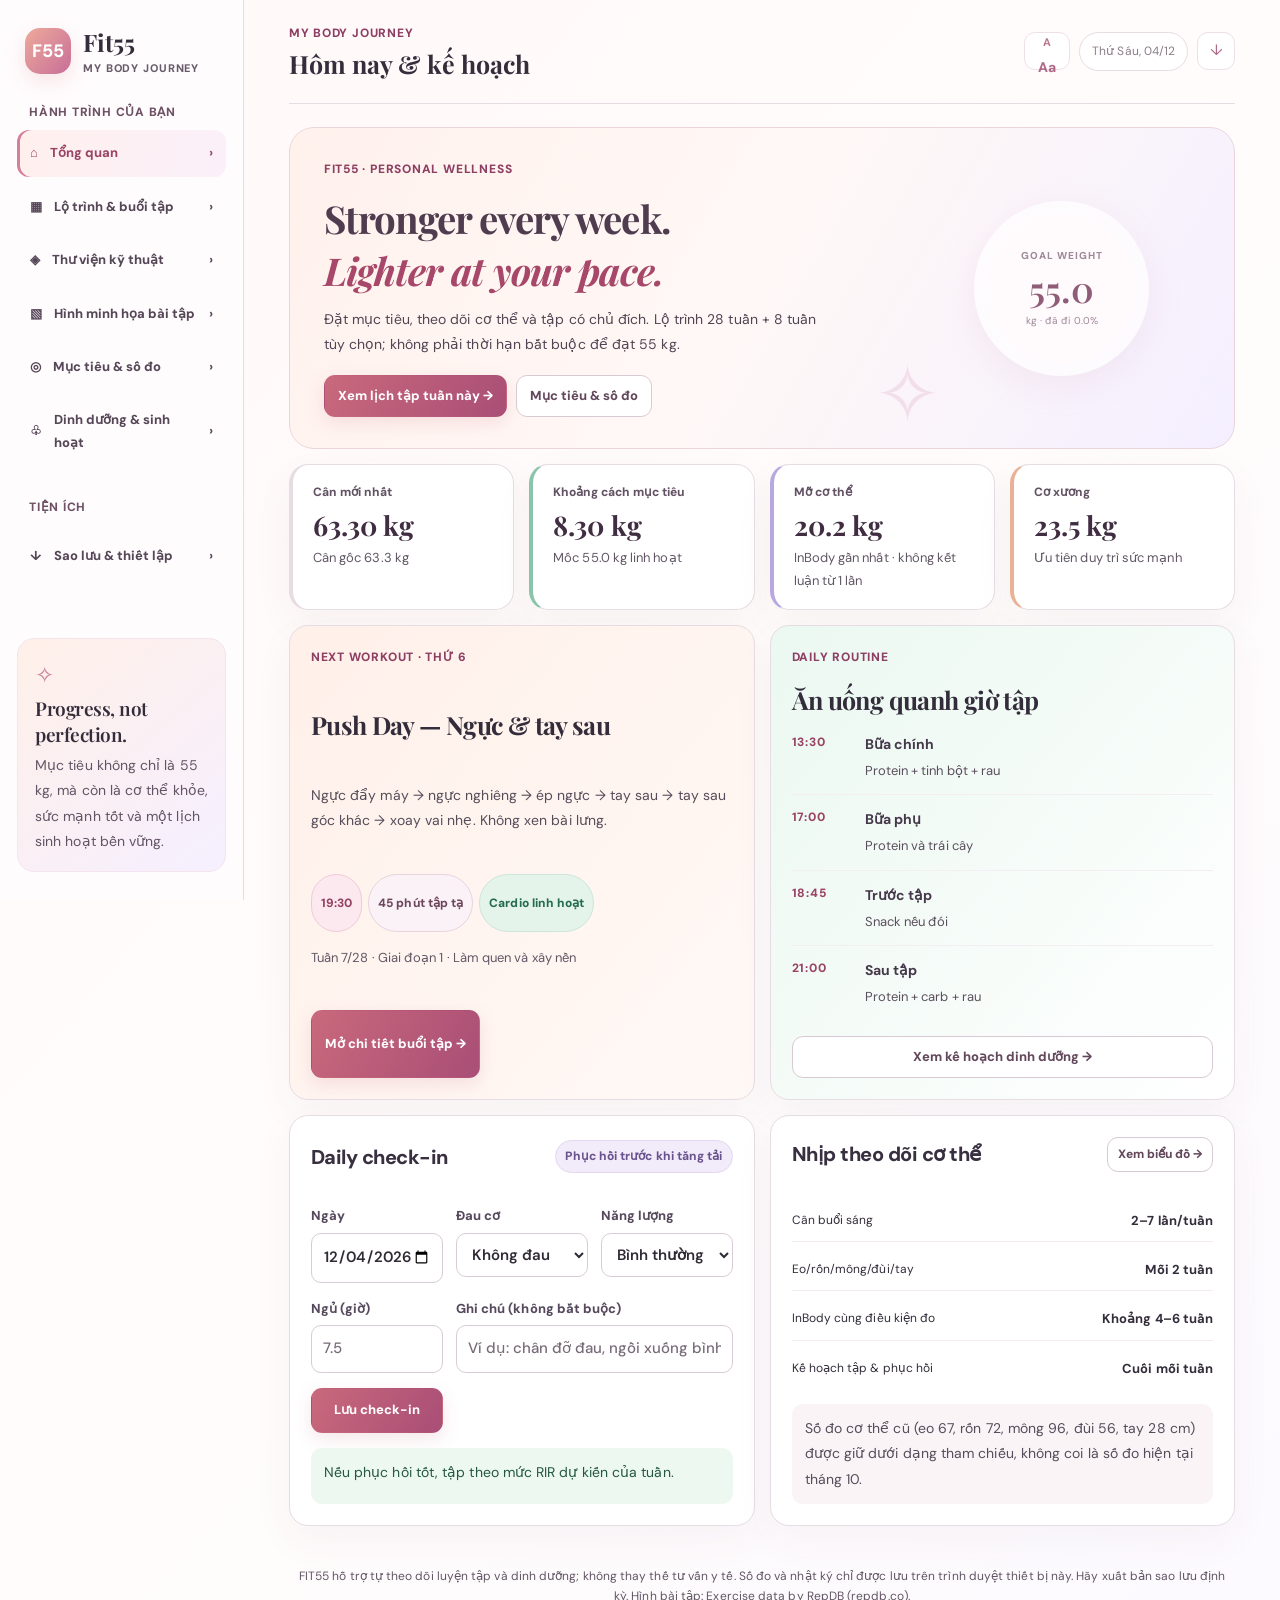
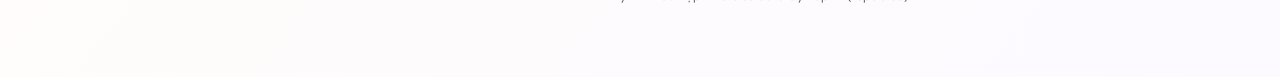
<file: index.html>
<!doctype html>
<html lang="vi">
<head>
<meta charset="utf-8">
<meta name="viewport" content="width=device-width,initial-scale=1,viewport-fit=cover">
<meta name="theme-color" content="#fffbfa">
<meta name="description" content="FIT55 — Lộ trình gym 28+8 tuần và thư viện minh họa 101 bài tập: mông, chân, tay, eo, lưng, ngực và vai.">
<title>FIT55 · My Body Journey</title>
<script>try{const fs=localStorage.getItem('fit55-text-size');if(['standard','comfortable','extra'].includes(fs))document.documentElement.dataset.fitText=fs;else document.documentElement.dataset.fitText='comfortable'}catch(e){document.documentElement.dataset.fitText='comfortable'}</script>
<link rel="stylesheet" href="./v4.css?v=5.1.1">
<link rel="stylesheet" href="./v5-atlas.css?v=5.2.1">
<script src="./v4-data.js?v=5.0" defer></script>
<script src="./v4-gym-gallery.js?v=5.1" defer></script>
<script src="./v5-atlas-data.js?v=5.2.1" defer></script>
<script src="./v4-app.js?v=5.2" defer></script>
<script src="./v5-atlas-ui.js?v=5.2.1" defer></script>
<script src="./v4-readability.js?v=4.2" defer></script>
</head>
<body>
<div class="app">
<aside class="sidebar">
<a class="brand" href="./" aria-label="FIT55">
<span class="brandmark">F55</span>
<span class="brandname">Fit55<small>MY BODY JOURNEY</small></span>
</a>
<div><div class="sidecaption">HÀNH TRÌNH CỦA BẠN</div><nav id="side-nav" class="sidenav" aria-label="Điều hướng chính"></nav></div>
<div class="sidequote"><div style="font-size:23px;color:#c7809d">✧</div><h3>Progress, not perfection.</h3><p>Mục tiêu không chỉ là 55 kg, mà còn là cơ thể khỏe, sức mạnh tốt và một lịch sinh hoạt bền vững.</p></div>
</aside>
<div class="workspace">
<header class="topbar">
<div><div class="crumb">FIT55 · PERSONAL JOURNEY</div><div class="pagetitle">Hôm nay & kế hoạch</div></div>
<div class="topactions"><div class="datechip"></div><button class="roundbtn" type="button" data-open-data title="Dữ liệu và sao lưu" aria-label="Mở dữ liệu và sao lưu">↓</button></div>
</header>
<main id="view" class="page" aria-live="polite"></main>
<footer class="footnote">FIT55 hỗ trợ tự theo dõi luyện tập và dinh dưỡng; không thay thế tư vấn y tế. Số đo và nhật ký chỉ được lưu trên trình duyệt thiết bị này. Hãy xuất bản sao lưu định kỳ. Hình bài tập: <a href="https://repdb.co/" target="_blank" rel="noopener noreferrer">Exercise data by RepDB (repdb.co)</a>.</footer>
</div></div>
<nav id="mobilebar" class="mobilebar" aria-label="Điều hướng trên điện thoại"></nav>
<div id="resttimer" class="resttimer" hidden aria-live="polite"></div><div id="modalroot"></div><div id="toast" class="toast" role="status" aria-live="polite"></div>
</body>
</html>
</file>
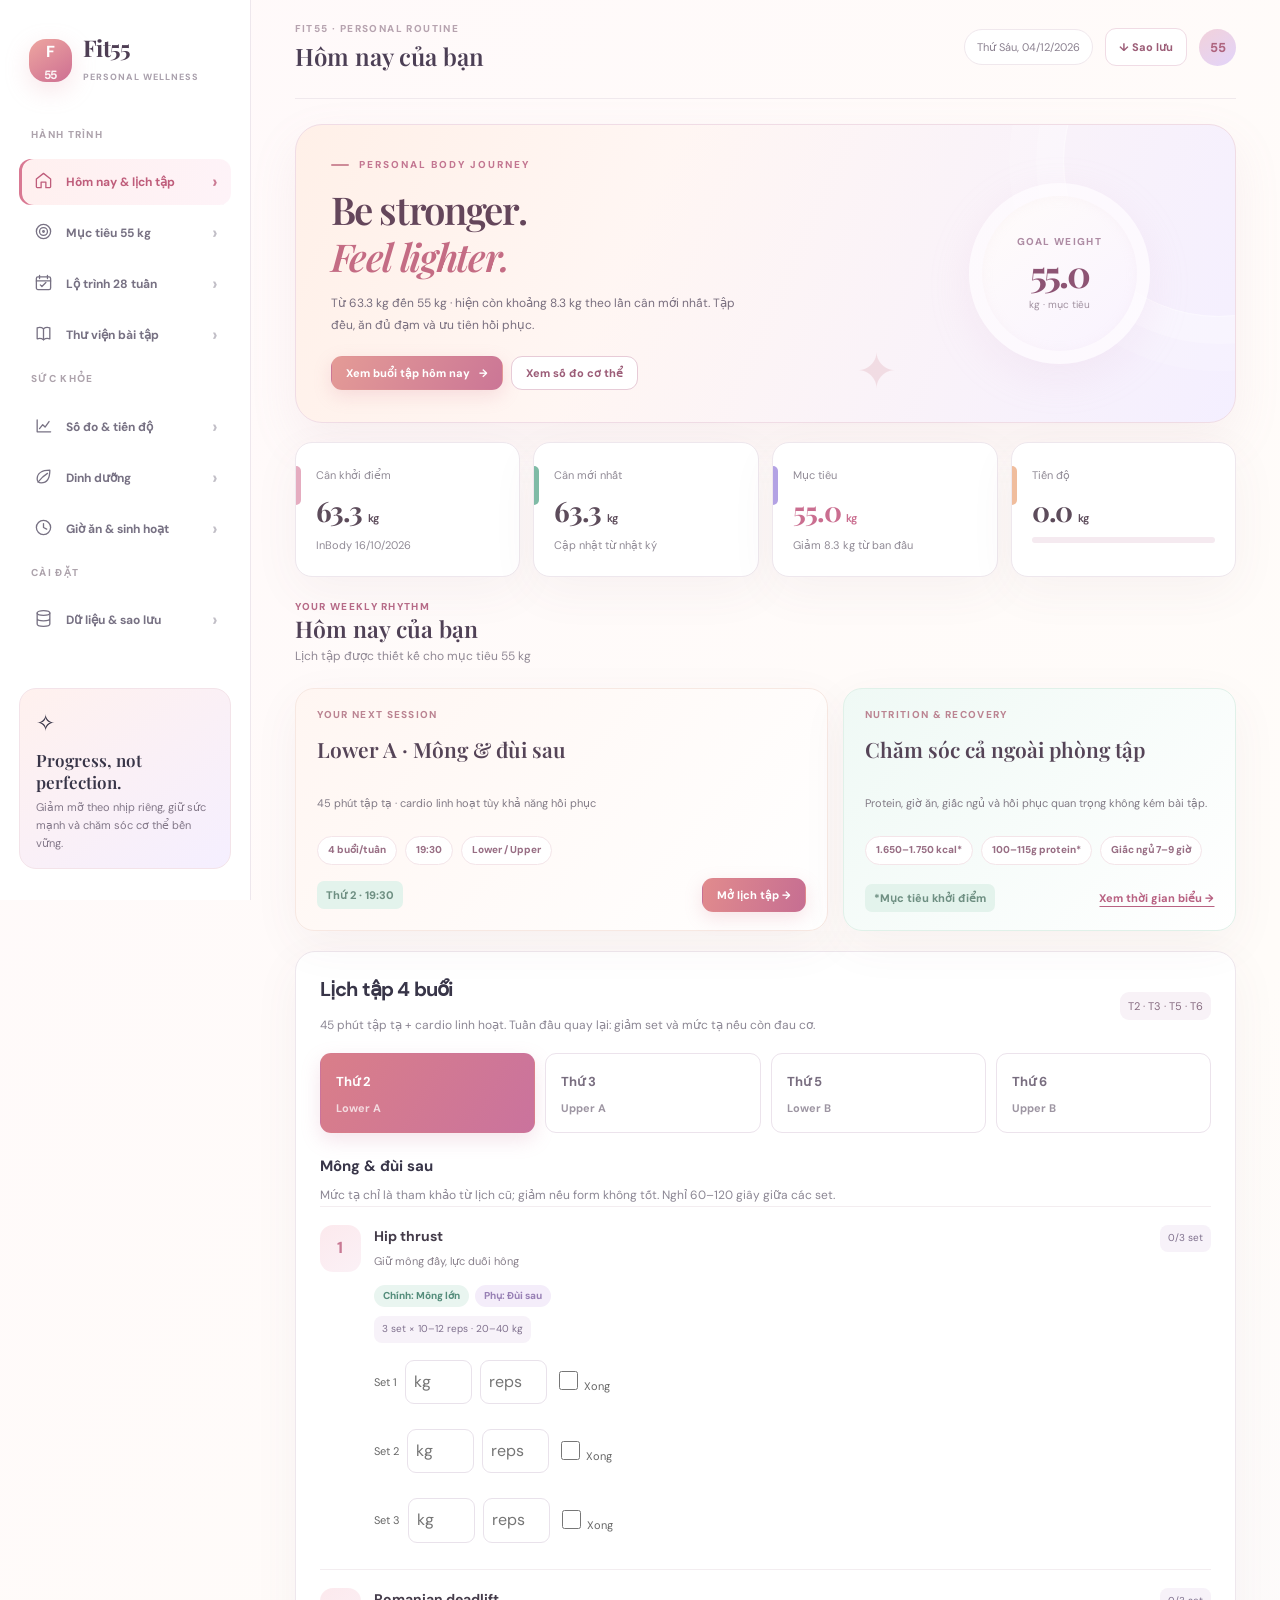
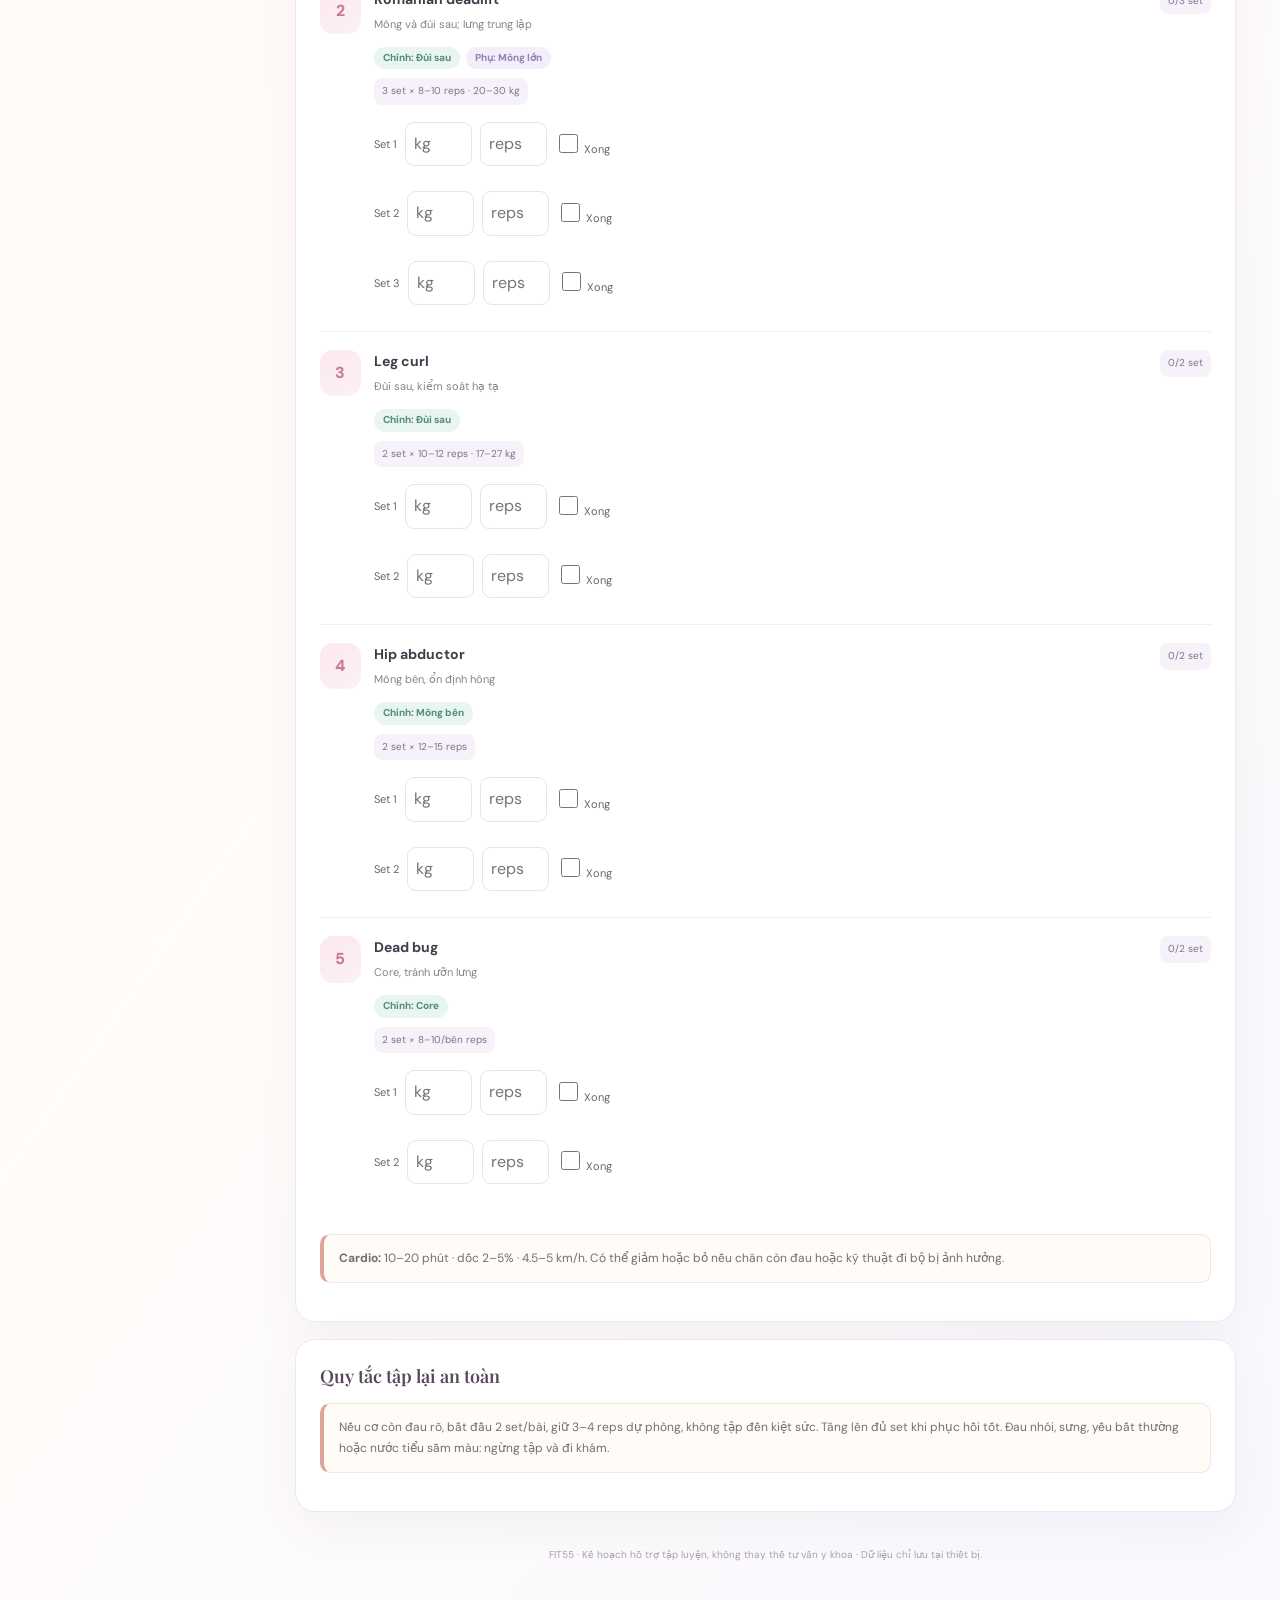
<file: legacy-v2.html>
<!doctype html><html lang="vi"><head><meta charset="utf-8"><meta name="viewport" content="width=device-width,initial-scale=1"><title>FIT55 · Workout & Fat Loss</title><style>
:root{font-family:Inter,system-ui,-apple-system,Arial,sans-serif;color:#252525;background:#f7f7f5}*{box-sizing:border-box}body{margin:0}.shell{max-width:1120px;margin:auto;padding:20px}header{display:flex;justify-content:space-between;align-items:center;gap:12px;margin-bottom:20px}h1{font-size:25px;margin:0;letter-spacing:-1px}h2{font-size:19px;margin:0 0 13px}h3{font-size:15px;margin:0 0 7px}.muted{color:#777;font-size:13px}.red{color:#bd303b}.logo{border-left:5px solid #bc3039;padding-left:12px}.card{background:white;border:1px solid #e8e8e5;border-radius:15px;padding:18px;margin-bottom:15px;box-shadow:0 2px 9px #00000004}.grid{display:grid;grid-template-columns:repeat(4,minmax(0,1fr));gap:12px}.metric{background:#fff;border:1px solid #e8e8e5;border-radius:13px;padding:16px}.metric strong{font-size:25px;display:block;margin:6px 0}.tabs{display:flex;gap:7px;overflow:auto;padding:4px 0 13px}.tab,.daybtn,.btn{border:1px solid #ddd;border-radius:9px;background:white;padding:10px 13px;cursor:pointer;font:inherit;white-space:nowrap}.tab.active,.daybtn.active,.btn.primary{background:#b92e38;border-color:#b92e38;color:white}.btn{font-size:13px}.btn:active{transform:scale(.98)}.days{display:grid;grid-template-columns:repeat(4,1fr);gap:8px;margin-bottom:14px}.daybtn{text-align:left}.daybtn small{display:block;font-size:11px;margin-top:5px;opacity:.75}.exercise{display:grid;grid-template-columns:38px 1fr auto;align-items:start;gap:10px;border-top:1px solid #eee;padding:15px 0}.num{border-radius:8px;background:#f4eeee;color:#a32b36;text-align:center;padding:8px;font-weight:700}.exname{font-weight:700}.exdesc{font-size:12px;color:#777;margin:4px 0 8px}.setrow{display:flex;align-items:center;flex-wrap:wrap;gap:6px;margin-top:9px}.setrow input{width:67px}.setrow label{font-size:11px;color:#666}.setrow input,.field{border:1px solid #ddd;border-radius:7px;padding:8px;font:inherit;background:white;max-width:100%}.setrow input[type=checkbox]{width:19px;height:19px;accent-color:#b92e38}.exdone{opacity:.65}.exdone .exname{text-decoration:line-through}.pill{display:inline-block;background:#f2f2f1;padding:5px 8px;border-radius:7px;font-size:12px}.flex{display:flex;gap:10px;align-items:center;flex-wrap:wrap}.between{justify-content:space-between}.progress{height:12px;background:#eee;border-radius:20px;overflow:hidden}.progress div{height:100%;background:#b92e38}.two{display:grid;grid-template-columns:1fr 1fr;gap:15px}.formgrid{display:grid;grid-template-columns:repeat(3,1fr);gap:10px}.formgrid label{display:block;font-size:12px;color:#666}.formgrid input{display:block;width:100%;margin-top:5px}.note{border-left:3px solid #ba303b;padding:9px 12px;background:#fbf6f6;font-size:13px;line-height:1.55}.entry{display:flex;align-items:center;justify-content:space-between;gap:10px;padding:11px 0;border-bottom:1px solid #eee}.entry:last-child{border:0}svg{max-width:100%}canvas{width:100%;height:240px}.small{font-size:12px}.hidden{display:none!important}button:focus-visible,input:focus-visible{outline:2px solid #bc3039;outline-offset:2px}@media(max-width:700px){.shell{padding:12px}.grid{grid-template-columns:repeat(2,1fr)}.two{grid-template-columns:1fr}.formgrid{grid-template-columns:repeat(2,1fr)}.days{grid-template-columns:repeat(2,1fr)}.exercise{grid-template-columns:32px 1fr}.exercise .pill{grid-column:2;justify-self:start}h1{font-size:21px}.metric strong{font-size:22px}}

.week-grid{display:grid;grid-template-columns:repeat(7,minmax(0,1fr));gap:7px;margin:16px 0}.week-grid button{padding:8px 3px;border:1px solid #ddd;border-radius:8px;background:white;cursor:pointer}.week-grid button.active{background:#b92e38;color:white;border-color:#b92e38}.focus-card{margin-top:14px;padding:15px;border-radius:12px;border:1px solid #e6e1db;background:#fffdfb}.focus-card b{color:#b92e38}.tip-list{display:grid;gap:8px;padding:0;list-style:none}.tip-list li{padding:10px 12px;background:#f8f7f4;border-radius:9px;font-size:13px}.exercise-card{padding:16px 0;border-bottom:1px solid #ececec}.exercise-card:last-child{border:0}.row-tags{display:flex;flex-wrap:wrap;gap:6px;margin:8px 0}.row-tags span{font-size:11px;background:#f9ecea;color:#a0373b;padding:4px 7px;border-radius:20px}.accordion-trigger{border:0;background:none;color:#bd303b;font-weight:700;cursor:pointer;padding:5px 0}.routine-item{display:grid;grid-template-columns:75px 1fr;gap:12px;border-bottom:1px solid #eee;padding:12px 0}.routine-item b{color:#b92e38}.routine-item div strong{display:block}.routine-item p{font-size:12px;color:#777;margin:3px 0}.mini-stats{display:grid;grid-template-columns:repeat(3,1fr);gap:8px;margin:12px 0}.mini-stats div{padding:11px;border-radius:9px;background:#f8f6f4;font-size:12px}.mini-stats strong{display:block;color:#b92e38;font-size:18px}@media(max-width:600px){.week-grid{grid-template-columns:repeat(7,minmax(0,1fr))}.week-grid button{font-size:11px}.routine-item{grid-template-columns:65px 1fr}.mini-stats{grid-template-columns:repeat(3,1fr)}}
</style><link rel="stylesheet" href="./fit55-premium.css?v=3"></head><body><div class="shell"><header><div class="logo"><h1>FIT<span class="red">55</span> <span style="font-size:13px;font-weight:500">WORKOUT & FAT LOSS</span></h1><div class="muted">Lộ trình cá nhân · 4 buổi/tuần · 19:30</div></div><button class="btn" id="export">Xuất dữ liệu</button></header><div class="grid"><div class="metric"><span class="muted">Cân khởi điểm</span><strong>63.3 <small>kg</small></strong><span class="muted">InBody 16/10/2026</span></div><div class="metric"><span class="muted">Cân mới nhất</span><strong id="latest">63.3 <small>kg</small></strong><span class="muted">Cập nhật từ nhật ký</span></div><div class="metric"><span class="muted">Mục tiêu</span><strong class="red">55.0 <small>kg</small></strong><span class="muted">Giảm 8.3 kg từ ban đầu</span></div><div class="metric"><span class="muted">Tiến độ</span><strong id="lost">0.0 <small>kg</small></strong><div class="progress"><div id="bar" style="width:0%"></div></div></div></div><nav class="tabs" aria-label="Các mục"><button class="tab active" data-tab="workout">Lịch tập</button><button class="tab" data-tab="progress">Cân nặng & số đo</button><button class="tab" data-tab="food">Dinh dưỡng</button><button class="tab" data-tab="roadmap">Lộ trình 55 kg</button><button class="tab" data-tab="library">Thư viện bài tập</button><button class="tab" data-tab="routine">Thời gian biểu</button><button class="tab" data-tab="weekly">Kế hoạch 28 tuần</button><button class="tab" data-tab="data">Dữ liệu</button></nav><main>
<section id="workout" class="pane"><div class="card"><div class="flex between"><div><h2>Lịch tập 4 buổi</h2><div class="muted">45 phút tập tạ + cardio linh hoạt. Tuần đầu quay lại: giảm set và mức tạ nếu còn đau cơ.</div></div><span class="pill">T2 · T3 · T5 · T6</span></div><div class="days" id="days"></div><div id="workoutdetail"></div></div><div class="card"><h3>Quy tắc tập lại an toàn</h3><div class="note">Nếu cơ còn đau rõ, bắt đầu 2 set/bài, giữ 3–4 reps dự phòng, không tập đến kiệt sức. Tăng lên đủ set khi phục hồi tốt. Đau nhói, sưng, yếu bất thường hoặc nước tiểu sẫm màu: ngừng tập và đi khám.</div></div></section>
<section id="progress" class="pane hidden"><div class="card"><h2>Biểu đồ cân nặng</h2><canvas id="weightchart" width="900" height="300" aria-label="Biểu đồ cân nặng"></canvas><p class="muted">Cân vào buổi sáng sau vệ sinh, trong điều kiện tương tự. Xem trung bình nhiều ngày, không kết luận từ một lần cân.</p></div><div class="card"><h2>Ghi nhận chỉ số</h2><form id="measureform" class="formgrid"><label>Ngày<input class="field" type="date" name="date" required></label><label>Cân nặng (kg)<input class="field" type="number" step="0.1" min="30" max="200" name="weight" required></label><label>Eo (cm)<input class="field" type="number" step="0.1" min="30" max="200" name="waist"></label><label>Ngang rốn (cm)<input class="field" type="number" step="0.1" min="30" max="200" name="navel"></label><label>Mông (cm)<input class="field" type="number" step="0.1" min="30" max="200" name="hip"></label><label>Đùi (cm)<input class="field" type="number" step="0.1" min="20" max="120" name="thigh"></label><label>Bắp tay (cm)<input class="field" type="number" step="0.1" min="10" max="80" name="arm"></label><label>Mỡ InBody (kg)<input class="field" type="number" step="0.1" min="0" max="100" name="fat"></label><label>Cơ xương (kg)<input class="field" type="number" step="0.1" min="0" max="100" name="muscle"></label><div style="align-self:end"><button class="btn primary" type="submit">Lưu chỉ số</button></div></form></div><div class="card"><h3>Lịch sử đo</h3><div id="measurelist"></div></div></section>
<section id="food" class="pane hidden"><div class="card"><h2>Dinh dưỡng hỗ trợ giảm mỡ</h2><div class="grid"><div class="metric"><span class="muted">Năng lượng thử nghiệm</span><strong>1,650–1,750</strong><span class="muted">kcal/ngày</span></div><div class="metric"><span class="muted">Protein</span><strong>100–115</strong><span class="muted">g/ngày</span></div><div class="metric"><span class="muted">Chất béo</span><strong>45–60</strong><span class="muted">g/ngày</span></div><div class="metric"><span class="muted">Carb</span><strong>170–210</strong><span class="muted">g/ngày, điều chỉnh tổng kcal</span></div></div><p class="note">Các khoảng macro là gợi ý riêng lẻ, không phải cứ lấy mức tối đa của cả ba cùng lúc. Ưu tiên tổng năng lượng và protein. IF 16:8 tùy chọn, không bắt buộc.</p><h3>Gợi ý giờ ăn khi tập 19:30</h3><div class="entry"><b>13:00 · Bữa chính</b><span class="small">Cơm + cá/tôm/bò + rau + dầu/mỡ vừa đủ</span></div><div class="entry"><b>16:30 · Bữa phụ</b><span class="small">Greek yogurt + trái cây</span></div><div class="entry"><b>18:30 · Trước tập (nếu đói)</b><span class="small">Chuối hoặc ít tinh bột dễ tiêu</span></div><div class="entry"><b>20:45 · Sau tập</b><span class="small">Protein + carb + rau</span></div><p class="muted">Nếu chọn IF, có thể dùng khung 13:00–21:00. Nếu lịch sinh hoạt khó đáp ứng, ưu tiên ăn đủ và ngủ tốt hơn là giữ đúng giờ nhịn.</p></div><div class="card"><h2>Nhật ký ăn uống nhanh</h2><form id="foodform" class="formgrid"><label>Ngày<input class="field" type="date" name="date" required></label><label>Kcal<input class="field" type="number" name="kcal" min="0" max="6000" required></label><label>Protein (g)<input class="field" type="number" name="protein" min="0" max="300"></label><label>Ghi chú<input class="field" type="text" name="note" placeholder="Ví dụ: bánh, cơm, cá..."></label><div style="align-self:end"><button class="btn primary">Lưu bữa/ngày</button></div></form><div id="foodlist"></div></div></section>
<section id="roadmap" class="pane hidden"><div class="card"><h2>Lộ trình 63.3 → 55 kg</h2><p>Giảm khoảng <b>0.3–0.5 kg/tuần</b> là nhịp mục tiêu ban đầu, không phải mức bắt buộc mỗi tuần. Thời gian dự kiến khoảng <b>5–7 tháng hoặc lâu hơn</b>, tùy giấc ngủ, phục hồi, chu kỳ và thay đổi năng lượng tiêu hao.</p><div id="milestones"></div><h3>Quy tắc điều chỉnh</h3><div class="note">Theo dõi trung bình cân 7 ngày. Nếu 2–3 tuần không có xu hướng giảm và ghi nhận ăn uống tương đối đầy đủ, cân nhắc giảm 100–150 kcal/ngày hoặc tăng vận động nhẹ. Nếu mệt, đói liên tục, mất kinh, chóng mặt hoặc sức tập giảm mạnh, cần tăng năng lượng/giảm tải và trao đổi với chuyên gia y tế.</div></div></section>
<section id="data" class="pane hidden"><div class="card"><h2>Quản lý dữ liệu</h2><p>Thông tin lưu <b>trên trình duyệt thiết bị này</b> bằng localStorage; không có tài khoản, máy chủ hay đồng bộ đám mây. Xóa dữ liệu trình duyệt có thể làm mất nhật ký.</p><div class="flex"><button class="btn primary" id="export2">Xuất JSON</button><label class="btn" for="importfile">Nhập JSON</label><input id="importfile" class="hidden" type="file" accept="application/json"><button class="btn" id="reset">Xóa nhật ký (giữ InBody gốc)</button></div><p class="muted">Có thể xuất JSON định kỳ để sao lưu hoặc chuyển thiết bị.</p></div></section>

<section id="library" class="pane hidden"><div class="card"><h2>Thư viện bài tập & nhóm cơ</h2><p class="muted">Tìm tên bài hoặc nhóm cơ. Chọn bài để xem cơ chính/phụ, kỹ thuật, lỗi thường gặp, điều kiện tăng tạ và bài thay thế.</p><div class="formgrid"><label>Tìm bài tập<input class="field" id="exercise-search" placeholder="Ví dụ: hip thrust, mông, xô..."></label><label>Nhóm cơ<select class="field" id="muscle-filter"><option value="">Tất cả nhóm cơ</option><option>Mông</option><option>Đùi sau</option><option>Đùi trước</option><option>Lưng</option><option>Vai sau</option><option>Ngực</option><option>Core</option><option>Tay sau</option></select></label></div><div id="library-results"></div></div><div class="card"><h3>Bài tập & thay đổi hình thể</h3><p class="note">Tập một nhóm cơ không đốt mỡ riêng vùng đó. Tập tạ giúp giữ sức mạnh/khối cơ trong giai đoạn giảm năng lượng, còn thay đổi số đo phụ thuộc giảm mỡ tổng thể, phục hồi và cơ địa. Theo dõi cả hiệu suất, không chỉ vòng đo.</p></div></section>
<section id="routine" class="pane hidden"><div class="card"><h2>Thời gian biểu theo lịch gym 19:30</h2><p class="muted">Có thể dùng hoặc không dùng IF 16:8. Mốc giờ là gợi ý, điều chỉnh theo cảm giác đói, giờ ngủ và công việc.</p><div class="days"><button class="daybtn active" id="routine-training">Ngày tập tạ</button><button class="daybtn" id="routine-rest">Ngày nghỉ</button></div><div id="routine-schedule"></div></div><div class="card"><h2>Thiết lập dinh dưỡng & giờ giấc</h2><form id="routine-settings" class="formgrid"><label>Kcal/ngày (mức thử)<input class="field" type="number" name="kcal" min="1200" max="3500"></label><label>Protein (g/ngày)<input class="field" type="number" name="protein" min="40" max="220"></label><label>Giờ tập (ngày gym)<input class="field" type="time" name="gym"></label><label>Giờ ngủ mục tiêu<input class="field" type="time" name="sleep"></label><label>Bắt đầu khung ăn (tùy chọn)<input class="field" type="time" name="firstmeal"></label><label>Kết thúc khung ăn<input class="field" type="time" name="lastmeal"></label><div style="align-self:end"><button class="btn primary">Lưu thiết lập</button></div></form><p class="note">Kcal khởi điểm là ước lượng cần hiệu chỉnh theo cân trung bình 2–3 tuần, sức tập, đói và khả năng hồi phục. Không tự giảm thêm nếu đang kiệt sức hoặc rối loạn chu kỳ.</p></div></section>
<section id="weekly" class="pane hidden"><div class="card"><h2>Kế hoạch chi tiết 28 tuần</h2><p class="muted">Lộ trình thích nghi theo điều kiện phục hồi, không ép tăng tạ hay giảm kcal đúng ngày. Chọn tuần để xem nhiệm vụ cụ thể.</p><div class="week-grid" id="week-selector"></div><div id="week-detail"></div></div><div class="card"><h2>Đánh giá buổi tập & phục hồi</h2><form id="recovery-form" class="formgrid"><label>Ngày<input class="field" type="date" name="date" required></label><label>Mức đau cơ<select class="field" name="pain"><option value="0">0 — Không đau</option><option value="1">1 — Đau khi ấn vào</option><option value="2">2 — Đau khi vận động</option><option value="3">3 — Ảnh hưởng sinh hoạt</option></select></label><label>Năng lượng<select class="field" name="energy"><option value="good">Tốt</option><option value="normal">Bình thường</option><option value="low">Thấp</option></select></label><label>Ngủ (giờ)<input class="field" type="number" name="sleep" step="0.5" min="0" max="16"></label><label>Ghi chú<textarea class="field" name="note" rows="2" placeholder="Đau vùng nào, chu kỳ kinh, cảm nhận... "></textarea></label><div style="align-self:end"><button class="btn primary">Lưu check-in</button></div></form><div id="recovery-results"></div></div></section>
</main><footer class="muted" style="padding:15px 0 30px">FIT55 · Kế hoạch hỗ trợ tập luyện, không thay thế tư vấn y khoa · Dữ liệu chỉ lưu tại thiết bị.</footer></div><script>
const KEY='fit55-v1',baseline={date:'2026-10-16',weight:63.3,fat:20.2,muscle:23.5};let state=load(),day=0;function load(){try{let s=JSON.parse(localStorage.getItem(KEY));if(s&&Array.isArray(s.measurements)&&Array.isArray(s.food)&&typeof s.workouts==='object'&&s.workouts)return s}catch(e){}return {measurements:[baseline],food:[],workouts:{}}}function save(){localStorage.setItem(KEY,JSON.stringify(state));renderMetrics()}function today(){return new Date().toLocaleDateString('en-CA')}document.querySelectorAll('input[type=date]').forEach(i=>i.value=today());const plans=[{day:'Thứ 2',label:'Lower A',title:'Mông & đùi sau',cardio:'10–20 phút · dốc 2–5% · 4.5–5 km/h',ex:[['Hip thrust',3,'10–12','20–40','Giữ mông đầy, lực duỗi hông'],['Romanian deadlift',3,'8–10','20–30','Mông và đùi sau; lưng trung lập'],['Leg curl',2,'10–12','17–27','Đùi sau, kiểm soát hạ tạ'],['Hip abductor',2,'12–15','','Mông bên, ổn định hông'],['Dead bug',2,'8–10/bên','','Core, tránh ưỡn lưng']]},{day:'Thứ 3',label:'Upper A',title:'Lưng & vai sau',cardio:'20–30 phút · dốc 6–8% · 5 km/h',ex:[['Assisted pull-up',3,'8–10','Assist 35–40','Kéo dọc, tránh nhún vai'],['Lat pulldown',2,'10–12','35–44','Nắm rộng vừa phải, ngực mở nhẹ'],['Single-arm DB row',2,'10–12/tay','6–8','Kéo khuỷu về hông, không xoay người'],['Reverse pec deck',2,'12–15','','Vai sau, không nhún trap'],['Incline chest press',2,'10–12','','Cân bằng lực đẩy thân trên']]},{day:'Thứ 5',label:'Lower B',title:'Chân & mông',cardio:'10–15 phút · dốc 0–4% · nhẹ',ex:[['Single-leg press',3,'10–12/chân','','Chân và mông, không khóa gối'],['Bulgarian split squat',2,'8–10/chân','0–5/tay','Đùi/mông; giảm tải nếu đau cơ'],['Leg curl',2,'10–12','17–27','Đùi sau'],['Glute bridge',2,'12–15','','Mông, siết ở đỉnh'],['Plank',2,'30–45 giây','','Core, thở đều']]},{day:'Thứ 6',label:'Upper B',title:'Lưng & ngực',cardio:'20–30 phút · dốc 6–8% · 5 km/h',ex:[['Chest-supported row',3,'10–12','','Lưng giữa, có điểm tựa ngực'],['Neutral-grip lat pulldown',2,'10–12','','Xô, nắm trung tính'],['Chest press machine',3,'10–12','','Ngực và tay sau'],['Straight-arm pulldown',2,'12–15','','Xô; khuỷu hơi cong, cố định'],['Triceps pushdown',2,'12–15','','Tay sau, không vung người']]}];
function renderMetrics(){let a=[...state.measurements].sort((a,b)=>a.date.localeCompare(b.date)),v=a.at(-1)?.weight||63.3,lost=Math.max(0,63.3-v);document.getElementById('latest').innerHTML=v.toFixed(1)+' <small>kg</small>';document.getElementById('lost').innerHTML=lost.toFixed(1)+' <small>kg</small>';document.getElementById('bar').style.width=Math.min(100,lost/8.3*100)+'%'}function wkkey(){let d=new Date(),offset=(d.getDay()+6)%7;d.setDate(d.getDate()-offset);return d.toLocaleDateString('en-CA')}function renderDays(){document.getElementById('days').innerHTML=plans.map((p,i)=>`<button class="daybtn ${i===day?'active':''}" data-day="${i}"><b>${p.day}</b><small>${p.label}</small></button>`).join('');document.querySelectorAll('[data-day]').forEach(b=>b.onclick=()=>{day=+b.dataset.day;renderDays();renderWorkout()})}function renderWorkout(){let p=plans[day],key=wkkey()+'-'+day,log=state.workouts[key]||{};document.getElementById('workoutdetail').innerHTML=`<h3>${p.title}</h3><div class="muted">Mức tạ chỉ là tham khảo từ lịch cũ; giảm nếu form không tốt. Nghỉ 60–120 giây giữa các set.</div>${p.ex.map((e,i)=>{let done=Array.from({length:e[1]},(_,j)=>!!log[i+'-'+j]?.done).filter(Boolean).length;return `<div class="exercise"><div class="num">${i+1}</div><div><div class="exname">${e[0]}</div><div class="exdesc">${e[4]}</div><span class="pill">${e[1]} set × ${e[2]} reps ${e[3]?'· '+e[3]+' kg':''}</span><div>${Array.from({length:e[1]},(_,j)=>{let x=log[i+'-'+j]||{};return `<div class="setrow"><label>Set ${j+1}</label><input aria-label="Tạ set ${j+1}" type="number" min="0" step="0.5" placeholder="kg" value="${x.kg??''}" data-ex="${i}" data-set="${j}" data-field="kg"><input aria-label="Số lần set ${j+1}" type="number" min="0" step="1" placeholder="reps" value="${x.reps??''}" data-ex="${i}" data-set="${j}" data-field="reps"><label><input type="checkbox" ${x.done?'checked':''} data-ex="${i}" data-set="${j}" data-field="done"> Xong</label></div>`}).join('')}</div></div><span class="pill">${done}/${e[1]} set</span></div>`}).join('')}<div class="note"><b>Cardio:</b> ${p.cardio}. Có thể giảm hoặc bỏ nếu chân còn đau hoặc kỹ thuật đi bộ bị ảnh hưởng.</div>`;document.querySelectorAll('[data-ex]').forEach(el=>el.onchange=()=>{let k=wkkey()+'-'+day,s=state.workouts[k]||(state.workouts[k]={}),id=el.dataset.ex+'-'+el.dataset.set,x=s[id]||(s[id]={});x[el.dataset.field]=el.type==='checkbox'?el.checked:el.value===''?null:Number(el.value);save();if(el.type==='checkbox')renderWorkout()})}
function renderMeasurements(){let a=[...state.measurements].sort((a,b)=>b.date.localeCompare(a.date));document.getElementById('measurelist').innerHTML=a.map(x=>`<div class="entry"><div><b>${x.date}</b><div class="muted">${x.weight} kg ${x.waist?'· eo '+x.waist+' cm':''} ${x.fat?'· mỡ '+x.fat+' kg':''} ${x.muscle?'· cơ '+x.muscle+' kg':''}</div></div>${x.date===baseline.date?'<span class="pill">Gốc</span>':`<button class="btn" data-delmeasure="${x.date}">Xóa</button>`}</div>`).join('');document.querySelectorAll('[data-delmeasure]').forEach(b=>b.onclick=()=>{if(confirm('Xóa bản ghi '+b.dataset.delmeasure+'?')){state.measurements=state.measurements.filter(x=>x.date!==b.dataset.delmeasure);save();renderMeasurements()}});drawChart()}
function drawChart(){let c=document.getElementById('weightchart'),ctx=c.getContext('2d'),dpr=window.devicePixelRatio||1,rect=c.getBoundingClientRect();if(!rect.width)return;c.width=Math.round(rect.width*dpr);c.height=Math.round(240*dpr);ctx.setTransform(dpr,0,0,dpr,0,0);let w=rect.width,h=240,pts=[...state.measurements].sort((a,b)=>a.date.localeCompare(b.date)),min=Math.min(54,...pts.map(x=>x.weight))-1,max=Math.max(64,...pts.map(x=>x.weight))+1,left=38,right=w-14,top=18,bottom=h-33,y=v=>bottom-(v-min)/(max-min)*(bottom-top);ctx.font='12px system-ui';ctx.lineWidth=1;for(let i=0;i<=4;i++){let v=min+(max-min)*i/4,Y=y(v);ctx.strokeStyle='#eee';ctx.beginPath();ctx.moveTo(left,Y);ctx.lineTo(right,Y);ctx.stroke();ctx.fillStyle='#777';ctx.fillText(v.toFixed(1),3,Y+4)}let times=pts.map(p=>new Date(p.date+'T00:00:00').getTime()),t0=Math.min(...times),t1=Math.max(...times,t0+86400000),x=t=>left+(t-t0)/(t1-t0)*(right-left);ctx.strokeStyle='#bd303b';ctx.lineWidth=2.5;ctx.beginPath();pts.forEach((p,i)=>{let X=x(times[i]),Y=y(p.weight);i?ctx.lineTo(X,Y):ctx.moveTo(X,Y)});ctx.stroke();ctx.setLineDash([5,5]);ctx.strokeStyle='#888';ctx.beginPath();ctx.moveTo(left,y(55));ctx.lineTo(right,y(55));ctx.stroke();ctx.setLineDash([]);pts.forEach((p,i)=>{ctx.beginPath();ctx.fillStyle='#bd303b';ctx.arc(x(times[i]),y(p.weight),4,0,Math.PI*2);ctx.fill()});ctx.fillStyle='#777';ctx.fillText('55 kg mục tiêu',left+5,y(55)-7);if(pts.length){ctx.fillText(pts[0].date,left,bottom+21);ctx.textAlign='right';ctx.fillText(pts.at(-1).date,right,bottom+21);ctx.textAlign='left'}}
document.getElementById('measureform').onsubmit=e=>{e.preventDefault();let f=Object.fromEntries(new FormData(e.target)),x={date:f.date};for(let k of ['weight','waist','navel','hip','thigh','arm','fat','muscle'])if(f[k]!=='')x[k]=+f[k];if(x.date===baseline.date){alert('Ngày gốc đã được cố định; chọn ngày khác.');return}state.measurements=state.measurements.filter(z=>z.date!==x.date);state.measurements.push(x);save();renderMeasurements();e.target.reset();e.target.elements.date.value=today()};document.getElementById('foodform').onsubmit=e=>{e.preventDefault();let f=Object.fromEntries(new FormData(e.target));state.food.push({date:f.date,kcal:+f.kcal,protein:f.protein===''?null:+f.protein,note:f.note});save();renderFood();e.target.reset();e.target.elements.date.value=today()};function renderFood(){document.getElementById('foodlist').innerHTML=[...state.food].reverse().slice(0,30).map((x,i)=>`<div class="entry"><div><b>${x.date} · ${x.kcal} kcal</b><div class="muted">Protein: ${x.protein??'—'} g · ${x.note||''}</div></div><button class="btn" data-foodindex="${state.food.length-1-i}">Xóa</button></div>`).join('');document.querySelectorAll('[data-foodindex]').forEach(b=>b.onclick=()=>{state.food.splice(+b.dataset.foodindex,1);save();renderFood()})}function renderRoadmap(){let targets=[{kg:61,label:'Giai đoạn 1 · Xây lại thói quen'},{kg:59,label:'Giai đoạn 2 · Giảm mỡ ổn định'},{kg:57,label:'Giai đoạn 3 · Bảo toàn sức mạnh'},{kg:55,label:'Đích · Đánh giá lại sức khỏe & số đo'}],current=[...state.measurements].sort((a,b)=>a.date.localeCompare(b.date)).at(-1)?.weight||63.3;document.getElementById('milestones').innerHTML=targets.map(x=>`<div class="entry"><div><b>${x.kg} kg</b><div class="muted">${x.label}</div></div><span class="pill">${current<=x.kg?'Đã chạm mốc':'Còn '+(current-x.kg).toFixed(1)+' kg'}</span></div>`).join('')}
document.querySelectorAll('[data-tab]').forEach(b=>b.onclick=()=>{document.querySelectorAll('[data-tab]').forEach(x=>x.classList.toggle('active',x===b));document.querySelectorAll('.pane').forEach(x=>x.classList.toggle('hidden',x.id!==b.dataset.tab));if(b.dataset.tab==='progress')drawChart();if(b.dataset.tab==='roadmap')renderRoadmap()});function exportData(){let backup={version:2,exportedAt:new Date().toISOString(),state,profile};let blob=new Blob([JSON.stringify(backup,null,2)],{type:'application/json'}),u=URL.createObjectURL(blob),a=document.createElement('a');a.href=u;a.download='fit55-backup-'+today()+'.json';a.click();setTimeout(()=>URL.revokeObjectURL(u),1000)}document.getElementById('export').onclick=exportData;document.getElementById('export2').onclick=exportData;document.getElementById('importfile').onchange=async e=>{try{let s=JSON.parse(await e.target.files[0].text());let data=s.state||s;if(!Array.isArray(data.measurements)||!Array.isArray(data.food)||!data.workouts||typeof data.workouts!=='object')throw Error('Sai định dạng');if(!confirm('Thay thế nhật ký hiện tại bằng bản sao lưu?'))return;state=data;if(s.profile&&typeof s.profile==='object'&&!Array.isArray(s.profile)){profile=s.profile;persistProfile();const f=document.getElementById('routine-settings');for(const k of ['kcal','protein','gym','sleep','firstmeal','lastmeal'])if(profile[k]!==undefined)f.elements[k].value=profile[k]}save();renderAll();renderRoutine();renderRecovery()}catch(err){alert('Không thể nhập file JSON hợp lệ')}};document.getElementById('reset').onclick=()=>{if(confirm('Xóa toàn bộ nhật ký? Hành động này không thể hoàn tác.')){state={measurements:[baseline],food:[],workouts:{}};profile.recovery=[];persistProfile();save();renderAll();renderRecovery()}};function renderAll(){renderMetrics();renderDays();renderWorkout();renderMeasurements();renderFood();renderRoadmap()}renderAll();window.addEventListener('resize',()=>{if(!document.getElementById('progress').classList.contains('hidden'))drawChart()});

const EINFO={
'Hip thrust':['Mông','Đùi sau, core','Tựa lưng trên vào ghế; giữ xương sườn và chậu ổn định; đẩy hông đến khi thân gần thẳng rồi hạ có kiểm soát.','Ưỡn lưng quá mức, bàn chân đặt quá xa, giật tạ.','Glute bridge, Smith hip thrust','Tăng một nấc tạ nhỏ khi đạt đủ reps ở mọi set, form tốt và còn khoảng 2 reps dự phòng.'],
'Romanian deadlift':['Đùi sau','Mông, lưng dựng sống','Đẩy hông ra sau với gối hơi chùng; giữ tạ gần đùi, lưng trung lập; đứng thẳng bằng lực hông.','Cong lưng, khóa gối, xuống sâu bằng mọi giá.','Cable pull-through, DB RDL','Tăng reps trước khi tăng tạ; không tăng nếu đau lưng bất thường.'],
'Leg curl':['Đùi sau','Bắp chân hỗ trợ','Chỉnh máy vừa trục gối, cuộn chân có kiểm soát, hạ chậm, không nhấc hông.','Giật người, hạ tạ quá nhanh.','Seated / lying leg curl','Tăng tải sau khi hoàn thành ngưỡng reps trên với kiểm soát tốt.'],
'Hip abductor':['Mông','Cơ ổn định hông','Ngồi ổn định, mở gối trong biên độ thoải mái và khép chậm.','Ngả lưng/vặn hông để nâng tạ.','Side-lying hip abduction, band walk','Ưu tiên kiểm soát thay vì mức tạ tối đa.'],
'Dead bug':['Core','Ổn định cột sống','Giữ lưng dưới ổn định, lần lượt duỗi tay/chân đối diện chậm và thở ra.','Ưỡn lưng, nín thở.','Bird dog','Tăng độ dài biên độ trước khi thêm tải.'],
'Assisted pull-up':['Lưng','Tay trước, cơ bả vai','Giữ thân ổn định, kéo khuỷu về cạnh sườn, hạ người có kiểm soát.','Rướn cổ, nhún vai, đung đưa.','Lat pulldown','Giảm mức hỗ trợ khi đạt đủ reps với form đẹp.'],
'Lat pulldown':['Lưng','Tay trước, vai sau','Kéo tay cầm về phần ngực trên, giữ ngực mở tự nhiên và kiểm soát pha trả.','Kéo sau gáy, ngả người quá mạnh, nhún vai.','Assisted pull-up, neutral-grip pulldown','Ưu tiên cải thiện reps và kiểm soát.'],
'Single-arm DB row':['Lưng','Tay trước, vai sau','Chống tay lên ghế, giữ hông cân bằng, kéo khuỷu hướng về hông.','Xoay thân, giật người.','Chest-supported row','Hai bên đạt đủ reps tương đương trước khi tăng tạ.'],
'Reverse pec deck':['Vai sau','Lưng trên','Giữ ngực tựa đệm, mở hai tay có kiểm soát, không nhún vai.','Kéo bằng trap, ưỡn lưng.','Cable rear-delt fly','Với mục tiêu không ưu tiên tăng vai, giữ volume thấp.'],
'Incline chest press':['Ngực','Vai trước, tay sau','Giữ bàn chân vững, đưa tạ xuống có kiểm soát, đẩy trong biên độ thoải mái.','Khóa khuỷu mạnh, ưỡn quá mức.','Chest press machine','Tăng khi không đau vai và form ổn.'],
'Single-leg press':['Đùi trước','Mông, đùi sau','Chỉnh ghế vừa biên độ; đẩy qua bàn chân, không khóa gối.','Gập gối quá sâu gây cuộn chậu, nghiêng hông.','Bilateral leg press, step-up','Không tăng tải nếu hai bên không kiểm soát được.'],
'Bulgarian split squat':['Mông','Đùi trước, core','Chân sau trên ghế thấp, hạ thẳng xuống, giữ thân vững, đạp chân trước đứng lên.','Mất thăng bằng, quá tải sớm, gối đau.','Reverse lunge, glute bridge','Giữ 2 set đầu lộ trình vì dễ gây DOMS; không cần cố cardio nặng sau bài.'],
'Glute bridge':['Mông','Đùi sau','Nằm trên thảm, bàn chân đặt chắc, đẩy hông bằng mông; không ưỡn lưng.','Vung hông, dồn tải vào lưng.','Hip thrust','Tăng dần bằng reps trước tạ.'],
'Plank':['Core','Vai, mông ổn định','Giữ thân thẳng, thở đều, gồng vừa đủ, dừng khi hông sụp.','Nín thở, ưỡn lưng.','Dead bug','Tăng thời gian từng 5–10 giây khi kiểm soát tốt.'],
'Chest-supported row':['Lưng','Tay trước, vai sau','Ngực tựa đệm, kéo khuỷu về sau và hạ chậm.','Nhấc ngực khỏi đệm, nhún vai.','Seated cable row','Tăng tạ khi đạt đủ reps và không đánh đu.'],
'Neutral-grip lat pulldown':['Lưng','Tay trước','Kéo nắm trung tính về ngực trên, kiểm soát bả vai và thân.','Giật lưng, kéo bằng cổ.','Lat pulldown','Tăng reps trước khi tăng tạ.'],
'Chest press machine':['Ngực','Tay sau, vai trước','Chỉnh ghế để tay nắm ngang ngực, đẩy chậm, không khóa gối/tay quá mạnh.','Vai cuộn về trước, giật tay.','DB chest press','Tăng nếu không đau vai.'],
'Straight-arm pulldown':['Lưng','Core ổn định','Đứng hơi gập hông, khuỷu hơi cong cố định, kéo tay cầm xuống gần đùi.','Gập khuỷu quá nhiều, dùng đà lưng.','Cable pullover','Dùng tạ nhẹ vừa để cảm nhận xô.'],
'Triceps pushdown':['Tay sau','Ổn định vai','Giữ khuỷu gần thân, duỗi tay có kiểm soát, tránh vung người.','Nhún vai, dùng trọng lượng cơ thể.','Overhead cable extension','Giữ ít set trực tiếp theo mục tiêu hiện tại.']};
function safeText(v){return String(v??'').replace(/[&<>"']/g,c=>({'&':'&amp;','<':'&lt;','>':'&gt;','"':'&quot;',"'":'&#39;'}[c]))}
const weekThemes=['Phục hồi sau nghỉ tập','Ổn định kỹ thuật, giảm DOMS','Tăng số set ở bài chính nếu hồi phục tốt','Đo mốc tháng đầu; kỹ thuật, sức mạnh','Tăng reps có kiểm soát','Tăng tải nhẹ ở bài chính','Củng cố cardio vừa sức','Đánh giá vòng đo và InBody','Giữ sức kéo và bài mông','Điều chỉnh bài không hợp cơ thể','Duy trì sức mạnh khi giảm mỡ','Đánh giá mệt tích lũy; giảm tải nếu cần','Xem lại xu hướng vòng eo','Điều chỉnh đi bộ theo chân','Không thêm volume vai, đùi vô ích','Đánh giá InBody và sức mạnh','Tập trung chất lượng từng set','Đánh giá mức đói/khả năng hồi phục','Điều chỉnh theo giấc ngủ','Duy trì hoặc tăng tạ hợp lý','Phân bổ protein quanh tập','Kiểm tra cardio và mức đi bộ ngày','Giữ các bài hiệu quả nhất','Đánh giá tổng thể cân và số đo','Không siết calo quá sâu khi gần mục tiêu','Kiểm tra sức mạnh và chu kỳ','Học cách ăn duy trì','Đánh giá đích 55 kg và giai đoạn tiếp'];
let chosenWeek=1;let routineMode='training';let profile=(()=>{try{return JSON.parse(localStorage.getItem('fit55-profile-v2'))||{}}catch{return {}}})();
function renderLibrary(){let q=(document.getElementById('exercise-search')?.value||'').toLowerCase(),m=document.getElementById('muscle-filter')?.value||'';document.getElementById('library-results').innerHTML=Object.entries(EINFO).filter(([name,x])=>(name.toLowerCase().includes(q)||x.join(' ').toLowerCase().includes(q))&&(!m||x[0].includes(m)||x[1].includes(m))).map(([name,x],i)=>`<div class="exercise-card"><h3>${safeText(name)}</h3><div class="row-tags"><span>Chính: ${safeText(x[0])}</span><span>Phụ: ${safeText(x[1])}</span></div><button class="accordion-trigger" type="button" onclick="let x=this.nextElementSibling;x.hidden=!x.hidden">Kỹ thuật & lưu ý ▾</button><div hidden><p><b>Thực hiện:</b> ${safeText(x[2])}</p><p><b>Lỗi cần tránh:</b> ${safeText(x[3])}</p><p><b>Bài thay thế:</b> ${safeText(x[4])}</p><p><b>Quy tắc tiến bộ:</b> ${safeText(x[5])}</p></div></div>`).join('')||'<p class="muted">Không có bài khớp bộ lọc.</p>'}
function getWk(){const base=new Date(2026,9,19),now=new Date();const n=Math.floor((now-base)/604800000);return Math.max(1,Math.min(28,n+1))}chosenWeek=getWk();
function renderWeekly(){document.getElementById('week-selector').innerHTML=weekThemes.map((_,i)=>`<button type="button" data-week="${i+1}" class="${chosenWeek===i+1?'active':''}">${i+1}</button>`).join('');document.querySelectorAll('[data-week]').forEach(b=>b.onclick=()=>{chosenWeek=+b.dataset.week;renderWeekly()});let early=chosenWeek<=2;let phase=chosenWeek<=2?'Return & Recovery':chosenWeek<=6?'Build Consistency':chosenWeek<=14?'Fat Loss & Shape':chosenWeek<=22?'Refinement':'Reach & Maintain';document.getElementById('week-detail').innerHTML=`<div class="focus-card"><span class="muted">Tuần ${chosenWeek}/28 · ${phase}</span><h3>${weekThemes[chosenWeek-1]}</h3><div class="mini-stats"><div><strong>${early?'2':'2–3'}</strong>set/bài</div><div><strong>${early?'3–4':'1–3'}</strong>reps dự phòng</div><div><strong>4</strong>buổi dự kiến*</div></div><p class="muted">*Nếu còn đau rõ khi vận động, giảm tải hoặc số buổi. Không tập bù bằng buổi nặng.</p><ul class="tip-list"><li><b>T2 · Lower A:</b> mông/đùi sau; nếu còn DOMS, hạ tạ và cardio 10–15 phút nhẹ.</li><li><b>T3 · Upper A:</b> kéo dọc + kéo ngang + bài đẩy; ưu tiên kiểm soát vai.</li><li><b>T5 · Lower B:</b> chân/mông; Bulgarian tối đa 2 set, đổi bài nếu mỏi quá mức.</li><li><b>T6 · Upper B:</b> lưng + ngực + tay sau; cardio 20–30 phút khi hồi phục tốt.</li><li><b>Đánh giá cuối tuần:</b> số buổi hoàn thành, cân trung bình, mức đau cơ, năng lượng, reps/tạ, protein. Không tự hạ kcal chỉ vì cân tăng 1–2 ngày.</li></ul></div>`}
function renderRoutine(){let setting=Object.assign({kcal:1695,protein:110,gym:'19:30',sleep:'23:00',firstmeal:'13:00',lastmeal:'21:30'},profile);let meals=routineMode==='training'?[['13:00','Bữa chính','Cơm + cá/tôm/bò + rau, khoảng 35g protein'],['16:30','Bữa phụ','Sữa chua Hy Lạp + trái cây; có thể thêm thực phẩm giàu đạm'],['18:30','Snack tùy nhu cầu','Một quả chuối hoặc bánh mì nhỏ nếu đói'],[setting.gym,'Tập tạ 45 phút','Lịch Lower/Upper theo thứ 2,3,5,6'],['20:15','Cardio sau tập','10–30 phút tùy buổi và khả năng hồi phục'],['21:00','Bữa sau tập','Protein + carb + rau; không cần whey nếu đủ đạm']]:[['13:00','Bữa chính','Protein + rau + tinh bột theo nhu cầu'],['16:30','Bữa phụ','Sữa chua hoặc trái cây + nguồn đạm'],['19:30','Đi bộ nhẹ tùy chọn','Đi bộ thư giãn, không cần dốc 8%'],['20:15','Bữa tối','Đủ protein và năng lượng, không phải nhịn bù'],[setting.sleep,'Chuẩn bị ngủ','Giữ giờ ngủ đều, hướng tới 7–9 giờ']];document.getElementById('routine-schedule').innerHTML=meals.map(x=>`<div class="routine-item"><b>${x[0]}</b><div><strong>${x[1]}</strong><p>${x[2]}</p></div></div>`).join('')+`<div class="note"><b>Mức thử:</b> ${setting.kcal} kcal/ngày · ${setting.protein} g protein. Khung ăn ${setting.firstmeal}–${setting.lastmeal} chỉ là lựa chọn. Nếu không phù hợp giờ làm/giấc ngủ, ăn đủ và ngủ tốt quan trọng hơn IF.</div>`}
function renderRecovery(){const a=(profile.recovery||[]).slice().reverse().slice(0,8);document.getElementById('recovery-results').innerHTML=a.map(x=>`<div class="entry"><div><b>${safeText(x.date)}</b><div class="muted">Đau: ${x.pain}/3 · Năng lượng: ${safeText(x.energy)} · Ngủ: ${safeText(x.sleep||'—')} giờ</div><small>${safeText(x.note)}</small></div></div>`).join('');}
function persistProfile(){localStorage.setItem('fit55-profile-v2',JSON.stringify(profile))}
function initUpgrade(){document.getElementById('exercise-search').oninput=renderLibrary;document.getElementById('muscle-filter').onchange=renderLibrary;document.getElementById('routine-training').onclick=()=>{routineMode='training';document.getElementById('routine-training').classList.add('active');document.getElementById('routine-rest').classList.remove('active');renderRoutine()};document.getElementById('routine-rest').onclick=()=>{routineMode='rest';document.getElementById('routine-rest').classList.add('active');document.getElementById('routine-training').classList.remove('active');renderRoutine()};const form=document.getElementById('routine-settings'),defaults=Object.assign({kcal:1695,protein:110,gym:'19:30',sleep:'23:00',firstmeal:'13:00',lastmeal:'21:30'},profile);for(let k of ['kcal','protein','gym','sleep','firstmeal','lastmeal'])form.elements[k].value=defaults[k];form.onsubmit=e=>{e.preventDefault();let v=Object.fromEntries(new FormData(form));profile={...profile,...v,kcal:+v.kcal,protein:+v.protein};persistProfile();renderRoutine();alert('Đã lưu thiết lập trên thiết bị này')};const rf=document.getElementById('recovery-form');rf.elements.date.value=today();rf.onsubmit=e=>{e.preventDefault();let x=Object.fromEntries(new FormData(rf));profile.recovery=profile.recovery||[];profile.recovery.push(x);persistProfile();renderRecovery();rf.reset();rf.elements.date.value=today()};renderLibrary();renderRoutine();renderWeekly();renderRecovery()}
initUpgrade();
</script><script src="./fit55-premium.js?v=3" defer></script></body></html>
</file>
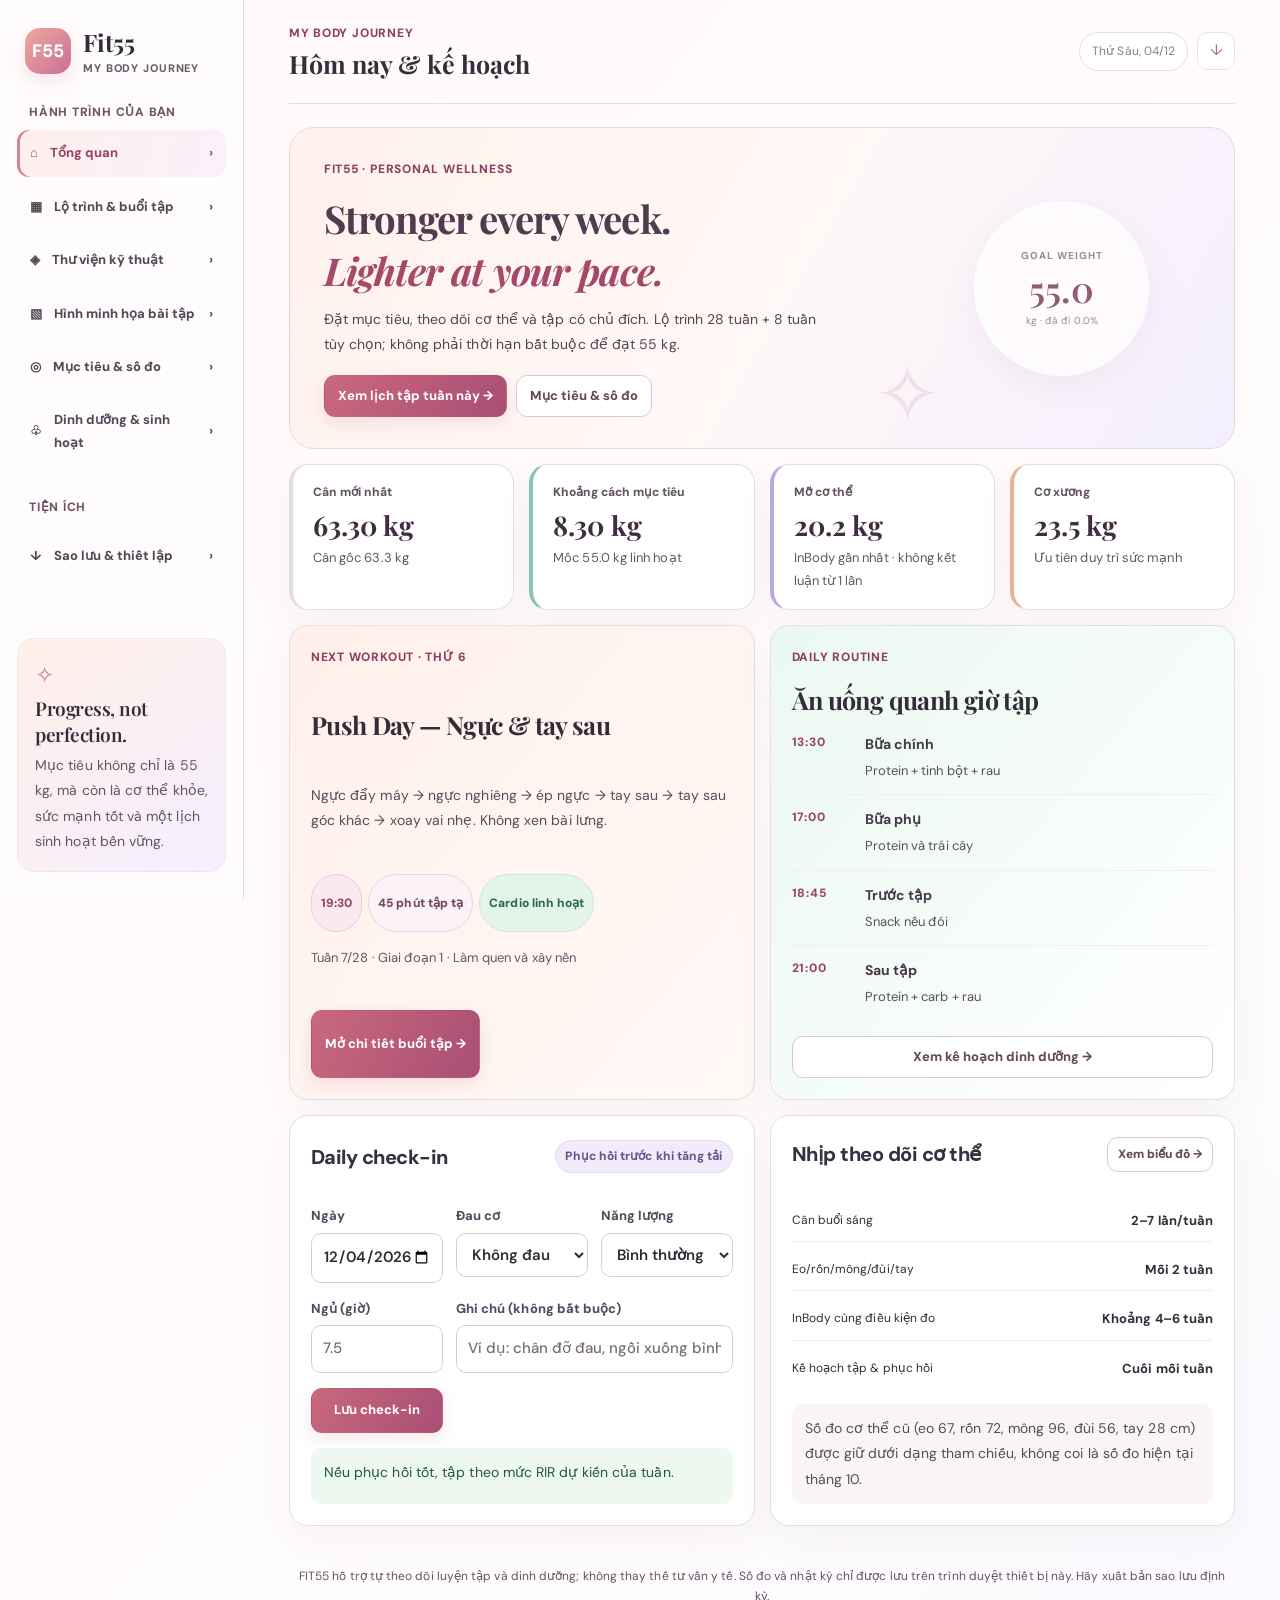
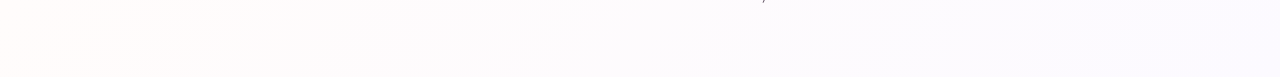
<file: v4-preview.html>
<!doctype html>
<html lang="vi">
<head>
<meta charset="utf-8">
<meta name="viewport" content="width=device-width,initial-scale=1,viewport-fit=cover">
<meta name="theme-color" content="#fffbfa">
<meta name="description" content="FIT55 — Lộ trình tập luyện 28 tuần, mục tiêu 55 kg, số đo và dinh dưỡng cá nhân.">
<title>FIT55 · My Body Journey</title>
<link rel="stylesheet" href="./v4.css?v=4">
<script src="./v4-data.js?v=4" defer></script>
<script src="./v4-app.js?v=4" defer></script>
</head>
<body>
<div class="app">
<aside class="sidebar">
<a class="brand" href="./" aria-label="FIT55">
<span class="brandmark">F55</span>
<span class="brandname">Fit55<small>MY BODY JOURNEY</small></span>
</a>
<div><div class="sidecaption">HÀNH TRÌNH CỦA BẠN</div><nav id="side-nav" class="sidenav" aria-label="Điều hướng chính"></nav></div>
<div class="sidequote"><div style="font-size:23px;color:#c7809d">✧</div><h3>Progress, not perfection.</h3><p>Mục tiêu không chỉ là 55 kg, mà còn là cơ thể khỏe, sức mạnh tốt và một lịch sinh hoạt bền vững.</p></div>
</aside>
<div class="workspace">
<header class="topbar">
<div><div class="crumb">FIT55 · PERSONAL JOURNEY</div><div class="pagetitle">Hôm nay & kế hoạch</div></div>
<div class="topactions"><div class="datechip"></div><button class="roundbtn" type="button" data-open-data title="Dữ liệu và sao lưu" aria-label="Mở dữ liệu và sao lưu">↓</button></div>
</header>
<main id="view" class="page" aria-live="polite"></main>
<footer class="footnote">FIT55 hỗ trợ tự theo dõi luyện tập và dinh dưỡng; không thay thế tư vấn y tế. Số đo và nhật ký chỉ được lưu trên trình duyệt thiết bị này. Hãy xuất bản sao lưu định kỳ.</footer>
</div></div>
<nav id="mobilebar" class="mobilebar" aria-label="Điều hướng trên điện thoại"></nav>
<div id="modalroot"></div><div id="toast" class="toast" role="status" aria-live="polite"></div>
</body>
</html>
</file>
<file: v4.css>
@import url('https://fonts.googleapis.com/css2?family=DM+Sans:wght@400;500;600;700;800&family=Playfair+Display:wght@500;600;700&display=swap');
:root{--bg:#fffbfa;--paper:#fff;--ink:#413849;--muted:#897e8c;--line:#f0e7eb;--rose:#cd738d;--rose-dark:#af5875;--rose-light:#fff0f2;--peach:#fff0e6;--lav:#f2edff;--mint:#eaf7f1;--green:#458c76;--amber:#a37833;--warn:#fff3dd;--shadow:0 14px 42px rgba(98,63,85,.048);color-scheme:light;font-family:'DM Sans',Arial,sans-serif}
*{box-sizing:border-box}body{margin:0;min-width:320px;background:linear-gradient(130deg,#fff9f8 0,#fffcfb 50%,#fcfaff 100%);color:var(--ink);font:13px/1.6 'DM Sans',sans-serif}h1,h2,h3,h4,p{margin:0}h1,h2,h3{letter-spacing:-.025em}h1{font:600 30px/1.2 'Playfair Display',serif}h2{font:600 23px/1.3 'Playfair Display',serif}h3{font:700 16px/1.35 'DM Sans',sans-serif}button,input,select,textarea{font:inherit}button{cursor:pointer}button:disabled{opacity:.5;cursor:not-allowed}a{color:inherit;text-decoration:none}.app{min-height:100vh;display:grid;grid-template-columns:244px minmax(0,1fr);max-width:1620px;margin:auto}.sidebar{background:#fffcfdef;backdrop-filter:blur(18px);border-right:1px solid var(--line);position:sticky;top:0;height:100vh;padding:28px 17px;display:flex;flex-direction:column;gap:27px}.brand{display:flex;align-items:center;gap:12px;padding:0 8px}.brandmark{width:46px;height:46px;border-radius:15px;display:grid;place-items:center;background:linear-gradient(130deg,#edaa9b,#c86e98);box-shadow:0 8px 20px #e9b3ba50;color:white;font:800 18px 'DM Sans',sans-serif}.brandname{font:700 24px 'Playfair Display',serif;line-height:1.2}.brandname small{display:block;font:800 9px 'DM Sans',sans-serif;color:#a79aa7;letter-spacing:.15em;margin-top:4px}.sidecaption{font-size:10px;font-weight:800;letter-spacing:.12em;color:#ada0a9;margin:0 12px 8px}.sidenav{display:grid;gap:7px}.navbtn{width:100%;display:flex;align-items:center;gap:12px;text-align:left;border:0;border-radius:12px;padding:12px 13px;background:transparent;color:#7c6f7e;font-weight:800;font-size:12px}.navbtn svg{width:19px;height:19px}.navbtn.active{background:linear-gradient(105deg,#fff0ed,#fbf0fa);color:#b86283;box-shadow:inset 3px 0 #d77e9b}.navbtn:hover{background:#fff1f5}.navbtn span{flex:1}.sidequote{margin-top:auto;background:linear-gradient(140deg,#fff0e8,#f5efff);border:1px solid #f3e4ed;border-radius:17px;padding:17px}.sidequote h3{font:600 19px 'Playfair Display',serif}.sidequote p{font-size:11px;color:#827587;margin-top:6px}.workspace{min-width:0;padding:0 clamp(18px,3.5vw,53px) 60px}.topbar{display:flex;align-items:center;justify-content:space-between;border-bottom:1px solid var(--line);gap:12px;padding:23px 0}.crumb{font-size:10px;color:#bc849b;text-transform:uppercase;letter-spacing:.15em;font-weight:800}.pagetitle{font:600 23px 'Playfair Display',serif;margin-top:3px}.topactions{display:flex;align-items:center;gap:9px}.datechip{border:1px solid var(--line);border-radius:25px;background:white;padding:8px 12px;color:#8c7e89;font-size:11px}.roundbtn{display:grid;place-items:center;width:38px;height:38px;border:1px solid #eedfe8;border-radius:11px;background:#fff;color:#af6986}.page{max-width:1260px;margin:auto;padding-top:23px}.pageheader{display:flex;align-items:flex-end;justify-content:space-between;gap:15px;margin-bottom:20px}.pageheader p{color:var(--muted);font-size:12px;margin-top:6px;max-width:760px}.micro{font-size:10px;color:#bb7895;letter-spacing:.15em;font-weight:800;text-transform:uppercase}.card{background:white;border:1px solid var(--line);border-radius:19px;padding:21px;box-shadow:var(--shadow);min-width:0}.card.soft{background:#fffbfd}.card.mint{background:linear-gradient(130deg,#ebf8f1,#fff)}.card.peach{background:linear-gradient(130deg,#fff0e9,#fff9f6)}.card.lav{background:linear-gradient(130deg,#f2eeff,#fff)}.paneltitle{display:flex;align-items:center;justify-content:space-between;gap:9px;margin-bottom:14px}.paneltitle h3{font:600 20px 'Playfair Display',serif}.grid{display:grid;gap:15px}.g2{grid-template-columns:repeat(2,minmax(0,1fr))}.g3{grid-template-columns:repeat(3,minmax(0,1fr))}.g4{grid-template-columns:repeat(4,minmax(0,1fr))}.span2{grid-column:span 2}.span3{grid-column:span 3}.stack{display:grid;gap:15px}.sectiongap{margin-top:18px}.hero{border:1px solid #f1dce7;background:linear-gradient(120deg,#fff0e8,#fff7f6 48%,#f3efff);padding:31px 34px;border-radius:25px;display:grid;grid-template-columns:1.35fr .65fr;min-height:223px;gap:25px;overflow:hidden;position:relative}.hero:after{content:'✧';position:absolute;right:31%;bottom:-16px;font-size:80px;color:#e9cadb;opacity:.5;pointer-events:none}.hero h1{font-size:clamp(29px,3vw,43px);margin:13px 0 10px;color:#594358}.hero h1 em{color:#c46e8c}.hero p{max-width:510px;color:#796d7c;line-height:1.8;font-size:12px}.hero .actions{margin-top:17px}.hero-circle{align-self:center;justify-self:center;display:grid;place-items:center;width:175px;height:175px;border-radius:50%;background:conic-gradient(var(--rose) var(--angle,0%),#ffffffb0 0);box-shadow:0 10px 32px #d9aac42b}.hero-circle-inner{width:149px;height:149px;border-radius:50%;background:#fffafc;display:grid;align-content:center;justify-items:center}.hero-circle-inner span{font-size:10px;color:#9e8998;letter-spacing:.1em;font-weight:800}.hero-circle-inner strong{font:600 36px 'Playfair Display',serif;color:#8f5d78}.hero-circle-inner small{font-size:10px;color:#9e8998}.stat{padding:17px 20px;border-left:4px solid #e5b3c4}.stat:nth-child(2){border-left-color:#8ac5ab}.stat:nth-child(3){border-left-color:#b7a9e0}.stat:nth-child(4){border-left-color:#e9b296}.statlabel{font-size:11px;color:#918390;font-weight:700}.statnum{font:600 27px/1.35 'Playfair Display',serif;margin:4px 0;color:#634e60}.statnum small{font:600 12px 'DM Sans',sans-serif}.meta{color:var(--muted);font-size:11px}.pill{display:inline-flex;align-items:center;border:1px solid #f1e7ed;border-radius:40px;padding:5px 9px;background:#fcf7fa;color:#906d85;font-weight:800;font-size:10px;white-space:normal}.pill.rose{background:var(--rose-light);color:#b95e7c;border-color:#f4dce6}.pill.mint{background:var(--mint);color:#44846d;border-color:#d5eadf}.pill.lav{background:var(--lav);color:#8373a8;border-color:#eae3fc}.pill.warn{background:var(--warn);color:#986823;border-color:#f7e1ba}.tags{display:flex;flex-wrap:wrap;gap:6px}.btn{border:1px solid #e9dbe5;background:#fff;border-radius:11px;color:#806d7e;font-weight:800;font-size:11px;min-height:37px;padding:9px 13px;display:inline-flex;align-items:center;justify-content:center;gap:7px;vertical-align:middle}.btn:hover{border-color:#d8a8ba;background:#fff9fa}.btn.primary{background:linear-gradient(120deg,#de8990,#c66f97);border-color:transparent;color:white;box-shadow:0 6px 17px #ce869735}.btn.green{background:#e5f4ec;color:#427f65;border-color:#d9e9dc}.btn.small{min-height:30px;padding:6px 10px;font-size:10px}.btn.full{width:100%}.actions{display:flex;align-items:center;gap:9px;flex-wrap:wrap}.tile{border:1px solid #f0e6ec;border-radius:14px;padding:16px;background:white;min-width:0}.tile h3{font:600 19px 'Playfair Display',serif}.tile p{color:var(--muted);font-size:11px;margin-top:6px}.tile .actions{margin-top:12px}.bar{background:#f1edf1;height:8px;border-radius:20px;overflow:hidden}.bar span{display:block;background:linear-gradient(110deg,#e8a3aa,#be7195);height:100%;width:0;border-radius:20px}.barline{display:grid;grid-template-columns:112px 1fr 38px;gap:8px;align-items:center;font-size:11px;margin:8px 0}.barline .track{background:#f6edf3;border-radius:10px;height:8px;overflow:hidden}.barline .track span{display:block;height:100%;background:#d98ca9;border-radius:10px}.barline strong{text-align:right}.quiet{color:#847b87;font-size:12px;line-height:1.75}.notice{border-radius:11px;padding:12px 13px;background:#faf4f7;color:#806e7e;font-size:11px;line-height:1.75}.notice.amber{background:#fff5e5;color:#896a3d}.notice.green{background:#edf8f1;color:#407d62}.notice.red{background:#fff0f0;color:#a25e62}.spacer{height:1px;background:var(--line);margin:16px 0}.weekscroller{display:flex;overflow-x:auto;gap:7px;padding:2px 0 11px;scrollbar-width:thin}.weekbtn{border:1px solid #f0e6eb;min-width:61px;padding:10px 9px;background:#fff;border-radius:10px;color:#817588;font-weight:800;font-size:12px}.weekbtn small{display:block;font-size:9px;font-weight:700;color:#a49bac}.weekbtn.active{background:#d1809d;border-color:#d1809d;color:white}.weekbtn.active small{color:#ffebf5}.phasegrid{display:grid;grid-template-columns:repeat(5,minmax(0,1fr));gap:7px}.phasecard{padding:12px 9px;background:#fbf6fa;border:1px solid #f1e9ef;border-radius:12px;text-align:left;color:#756677}.phasecard b{display:block;font-size:11px}.phasecard small{display:block;font-size:10px;opacity:.74}.phasecard.active{border-color:#ca7fa0;box-shadow:0 0 0 2px #f6dfeb}.daygrid{display:grid;grid-template-columns:repeat(4,minmax(0,1fr));gap:9px}.daycard{background:#fff;border:1px solid #eee6ed;border-radius:12px;text-align:left;padding:13px 14px;color:#77687c}.daycard b{display:block;font-size:12px}.daycard small{font-size:10px}.daycard.active{background:#d888a0;color:white;border-color:#d888a0;box-shadow:0 5px 17px #d888a02e}.daycard.active small{color:#fff6fc}.exrow{border:1px solid #f2e9ee;border-radius:15px;padding:15px;display:grid;grid-template-columns:36px minmax(0,1fr);gap:12px;background:white}.exnum{background:#fbeef3;color:#bc6e88;border-radius:11px;width:35px;height:35px;display:grid;place-items:center;font-weight:800}.exhead{display:flex;align-items:flex-start;justify-content:space-between;gap:8px}.exhead h3{font-size:14px}.exrow .tags{margin:8px 0}.exrow .meta{line-height:1.6}.exactions{display:flex;align-items:center;gap:8px;flex-wrap:wrap;margin-top:10px}.exbody{grid-column:2}.settable{width:100%;border-collapse:collapse;font-size:11px}.settable th{text-align:left;font-size:10px;color:#948796;font-weight:800;padding:8px 4px;border-bottom:1px solid var(--line)}.settable td{padding:7px 4px;border-bottom:1px solid #f8f3f7}.settable tr:last-child td{border:0}.setinput{border:1px solid #eadfe8;padding:7px 6px;border-radius:8px;min-height:33px;width:100%;max-width:95px;background:#fff}.settable input[type=checkbox]{width:17px;height:17px;accent-color:#bc7b98}.tiprow{display:grid;grid-template-columns:28px 1fr;gap:10px;padding:9px 0;border-bottom:1px solid #f5eff2}.tiprow:last-child{border:0}.tiprow .n{display:grid;place-items:center;width:26px;height:26px;border-radius:10px;background:#f7edf3;color:#a96789;font-weight:800}.impacts{display:grid;gap:7px}.impacts .barline{grid-template-columns:100px 1fr 23px}.exercise-detail .kicker{font-weight:800;font-size:10px;letter-spacing:.12em;color:#ad748e;text-transform:uppercase;margin:16px 0 5px}.exercise-detail p{font-size:12px;color:#645b68;line-height:1.85}.exercise-detail ul{padding-left:18px;margin:8px 0}.exercise-detail li{margin-bottom:7px;font-size:12px;line-height:1.7}.exercise-detail .detailgrid{display:grid;grid-template-columns:1fr 1fr;gap:14px}.exercise-detail .detailgrid .tile{background:#fffafd}.filterrow{display:flex;align-items:center;gap:10px;flex-wrap:wrap}.filterrow .field{flex:1;min-width:150px}.field{border:1px solid #e9dfea;border-radius:10px;background:#fff;padding:10px 11px;min-height:40px;width:100%;min-width:0;color:#564858}.field:focus{outline:3px solid #f4e0e9;border-color:#cd84a6}label{font-size:11px;font-weight:800;color:#776b7b}.formgrid{display:grid;grid-template-columns:repeat(3,minmax(0,1fr));gap:13px}.formitem{display:grid;align-content:start;gap:5px}.formitem small{color:#98909b;font-size:10px}.tablewrap{overflow:auto}.table{width:100%;border-collapse:collapse;min-width:540px}.table th{padding:11px 8px;border-bottom:1px solid #eee8ee;text-align:left;color:#938995;font-size:10px;text-transform:uppercase;letter-spacing:.04em}.table td{padding:12px 8px;border-bottom:1px solid #f5eef2;font-size:12px}.table tr:last-child td{border:0}.timeline{display:grid;gap:12px}.timelineitem{display:grid;grid-template-columns:61px 1fr;gap:12px;border-bottom:1px solid #f4edf1;padding:0 0 12px}.timelineitem:last-child{border:0}.timelineitem .time{font-weight:800;color:#ba748c;font-size:12px}.timelineitem b{display:block;font-size:12px}.timelineitem p{font-size:11px;color:#847987;margin-top:3px}.tabrow{display:flex;gap:7px;overflow:auto;scrollbar-width:thin}.subtab{border:1px solid #eee2ed;background:#fff;color:#89798b;border-radius:10px;padding:9px 12px;font-size:11px;font-weight:800;white-space:nowrap}.subtab.active{background:#f9e8f0;color:#af6380;border-color:#eed4e3}.check{accent-color:#b96d8b}.chart{width:100%;height:auto;display:block;max-height:270px}.chart text{font:10px 'DM Sans',sans-serif;fill:#8e8190}.chart .gridline{stroke:#f0e9ee;stroke-width:1}.chart .goalline{stroke:#a79cb5;stroke-width:1;stroke-dasharray:4 4}.chart .actual{stroke:#d47c99;stroke-width:2.5;fill:none}.chart .point{fill:#d47c99}.checklist{display:grid;gap:8px}.checklist .item{display:flex;justify-content:space-between;gap:9px;border-bottom:1px solid #f3ebf0;padding:9px 0;font-size:12px}.checklist .item:last-child{border:0}.metricgrid{display:grid;grid-template-columns:repeat(4,minmax(0,1fr));gap:9px}.measuremini{padding:11px;background:#fdf8fa;border-radius:11px}.measuremini span{font-size:10px;color:#918492}.measuremini b{font:600 20px 'Playfair Display',serif;display:block;color:#644f64}.measuremini small{font-size:10px;color:#9a899b}.metric-note{color:#8b8190;font-size:10px}.historyrow{display:grid;grid-template-columns:115px 1fr auto;gap:10px;border-bottom:1px solid #f3eef1;padding:10px 0;align-items:center}.historyrow:last-child{border:0}.historyrow b{font-size:11px}.historyrow span{font-size:11px;color:var(--muted)}.foodpreview{border:1px solid #efe8ec;padding:11px;border-radius:12px;display:grid;gap:3px}.foodpreview strong{color:#9d617e}.nutritionmeter{height:10px;background:#f1eced;border-radius:20px;overflow:hidden}.nutritionmeter>div{height:100%;background:linear-gradient(90deg,#e7a5a7,#c6779a);max-width:100%}.modalback{position:fixed;inset:0;background:#33263d92;display:grid;place-items:center;padding:15px;z-index:100}.modal{width:min(760px,100%);max-height:min(90vh,940px);display:flex;flex-direction:column;background:white;border-radius:20px;box-shadow:0 25px 100px #29202d37;overflow:hidden}.modal.wide{width:min(950px,100%)}.modalhead{display:flex;align-items:center;justify-content:space-between;gap:10px;padding:18px 22px;border-bottom:1px solid var(--line)}.modalhead h2{font-size:21px}.modalbody{padding:22px;overflow:auto}.modalfoot{border-top:1px solid var(--line);padding:14px 22px;display:flex;justify-content:flex-end;gap:10px}.toast{position:fixed;right:20px;bottom:20px;padding:12px 16px;border-radius:11px;background:#48384b;color:white;font-size:12px;z-index:200;box-shadow:0 12px 35px #34253e44;opacity:0;transform:translateY(12px);transition:.2s;pointer-events:none}.toast.show{opacity:1;transform:none}.footnote{color:#a294a2;font-size:10px;text-align:center;margin:40px auto 10px;max-width:930px}.mobilebar{display:none}.spaceline{height:16px}.loader{text-align:center;padding:30px;color:var(--muted)}.empty{color:var(--muted);font-size:12px;padding:17px;text-align:center}.trackingcols{display:grid;grid-template-columns:minmax(0,1.3fr) minmax(260px,.7fr);gap:15px}.goalpair{display:grid;grid-template-columns:1fr 1fr;gap:12px}.caloriegroup{display:grid;grid-template-columns:repeat(3,minmax(0,1fr));gap:9px}.caloriegroup .tile{text-align:center}.caloriegroup strong{font:600 23px 'Playfair Display',serif}.inlineeditable{display:grid;grid-template-columns:repeat(2,minmax(0,1fr));gap:8px}.tooltip{cursor:help;text-decoration:underline dotted}.setcount{text-align:center;color:#a96a8a;font-weight:800}.switch{width:17px;height:17px;accent-color:#bd6e8d}.notespace{max-width:900px}.footerbuttons{display:flex;justify-content:flex-end;gap:8px;flex-wrap:wrap;margin-top:15px}
@media(max-width:1180px){.app{grid-template-columns:213px 1fr}.sidebar{padding:23px 12px}.workspace{padding:0 20px 45px}.g4{grid-template-columns:repeat(2,minmax(0,1fr))}.metricgrid{grid-template-columns:repeat(3,minmax(0,1fr))}.phasegrid{grid-template-columns:repeat(5,minmax(0,1fr))}}
@media(max-width:900px){.app{display:block}.sidebar{display:none}.workspace{padding:0 20px 96px}.mobilebar{display:grid;position:fixed;bottom:0;left:0;right:0;z-index:50;grid-template-columns:repeat(5,minmax(0,1fr));padding:6px 2px max(6px,env(safe-area-inset-bottom));background:#fffbfdf2;backdrop-filter:blur(16px);border-top:1px solid #ecdde7;box-shadow:0 -8px 24px #a46b8d16}.mobilebtn{border:0;background:transparent;display:grid;justify-items:center;align-content:center;gap:1px;padding:6px 0;font-size:10px;color:#928392;font-weight:800}.mobilebtn.active{color:#bc718d}.mobilebtn svg{width:20px;height:20px}.page{max-width:920px}.modalback{padding:0;place-items:end center}.modal{width:100%;max-height:91dvh;border-radius:20px 20px 0 0}}
@media(max-width:680px){.topbar{padding:15px 0}.datechip{display:none}.pagetitle{font-size:21px}.hero{grid-template-columns:1fr;padding:24px;border-radius:19px;min-height:auto}.hero-circle{display:none}.hero h1{font-size:31px}.g2,.g3,.trackingcols{grid-template-columns:1fr}.g4,.metricgrid{grid-template-columns:repeat(2,minmax(0,1fr))}.card{border-radius:16px;padding:16px}.pageheader{align-items:flex-start;flex-direction:column;margin-bottom:14px}.pageheader h2{font-size:22px}.phasegrid{grid-template-columns:repeat(2,minmax(0,1fr))}.daygrid{grid-template-columns:repeat(2,minmax(0,1fr))}.formgrid{grid-template-columns:repeat(2,minmax(0,1fr))}.exrow{grid-template-columns:31px minmax(0,1fr);padding:12px;gap:9px}.exnum{width:30px;height:30px}.exhead{display:block}.exbody{grid-column:1 / -1}.exercise-detail .detailgrid{grid-template-columns:1fr}.historyrow{grid-template-columns:88px 1fr}.historyrow>.btn{grid-column:2;justify-self:start}.caloriegroup{grid-template-columns:repeat(3,minmax(0,1fr))}.caloriegroup .tile{padding:10px 6px}.caloriegroup strong{font-size:18px}.barline{grid-template-columns:80px 1fr 23px}.modalhead,.modalfoot{padding:13px 16px}.modalbody{padding:16px}.tile{padding:13px}}
@media(max-width:400px){.workspace{padding:0 13px 92px}.formgrid,.inlineeditable{grid-template-columns:1fr}.g4,.metricgrid{gap:8px}.stat{padding:13px}.statnum{font-size:23px}.hero h1{font-size:29px}.daygrid{gap:7px}.daycard{padding:12px 10px}.barline{grid-template-columns:70px 1fr 20px}}
@media(prefers-reduced-motion:reduce){*,*:before,*:after{scroll-behavior:auto!important;transition:none!important}}

/* Inline technique guide in workout sessions */
.quick-guide{margin-top:12px;border-top:1px solid #f1e7ec;padding-top:10px;background:linear-gradient(180deg,#fff,#fffcfe)}
.quick-guide summary{color:#a76786;font-size:11px;font-weight:800;cursor:pointer;list-style:none;display:flex;align-items:center;gap:7px;min-height:31px}
.quick-guide summary::-webkit-details-marker{display:none}
.quick-guide summary:before{content:"＋";display:grid;place-items:center;width:24px;height:24px;background:#f9edf3;color:#b47290;border-radius:8px;font-size:16px}
.quick-guide[open] summary:before{content:"−"}
.quick-guide .guide-content{display:grid;gap:9px;padding:12px 0 5px;font-size:11px;color:#756979;line-height:1.75}
.quick-guide ol{margin:0;padding:2px 0 2px 22px}
.quick-guide li{margin-bottom:5px}
.quick-guide .guide-line{background:#fcf8fb;border:1px solid #f3eaf0;padding:9px 11px;border-radius:9px}
.quick-guide .guide-warning{background:#fff7ec;color:#8b6d40;padding:9px 11px;border-radius:9px}
.quick-guide .guide-content b{color:#645366}
@media(max-width:680px){.quick-guide{margin-top:11px}.quick-guide .guide-content{padding-bottom:0}.quick-guide summary{font-size:11px}}

/* Persistent set rest timer: starts when a set is marked complete */
.resttimer{position:fixed;right:21px;bottom:24px;display:flex;align-items:center;justify-content:space-between;gap:17px;max-width:min(380px,calc(100vw - 28px));z-index:80;border:1px solid #e8cede;border-radius:16px;padding:13px 15px;background:#fffbfefa;backdrop-filter:blur(20px);box-shadow:0 15px 48px #51394c3b}
.resttimer[hidden]{display:none!important}
.resttimer b{font:700 27px/1.3 'Playfair Display',serif;color:#ab6584}
.resttimer .micro{font-size:9px}.resttimer .actions{flex-wrap:nowrap}.resttimer .actions button{white-space:nowrap}
@media(max-width:900px){.resttimer{right:12px;bottom:calc(80px + env(safe-area-inset-bottom))}}
@media(max-width:390px){.resttimer{left:9px;right:9px;padding:10px}.resttimer b{font-size:24px}.resttimer .btn{padding:7px;font-size:9px}}


/* FIT55 4.2 · Readability & typography accessibility
   Default text is comfortably larger. Users can pick Standard / Easy Read / Extra Large.
   Main information text uses dark, opaque contrast on pastel backgrounds. */
:root{
  --fit-delta:2px;
  --muted:#625968;
  --ink:#332c3a;
  --line:#e7dce3;
  --rose-dark:#9f4566;
}
:root[data-fit-text="standard"]{--fit-delta:0px}
:root[data-fit-text="comfortable"]{--fit-delta:2px}
:root[data-fit-text="extra"]{--fit-delta:4px}
body{font-size:calc(13px + var(--fit-delta));line-height:1.72;letter-spacing:.005em;-webkit-font-smoothing:antialiased;text-rendering:optimizeLegibility}
h1,h2,h3,h4,b,strong{color:var(--ink)}
h1,h2{line-height:1.36}
h1{font-size:calc(30px + var(--fit-delta));font-weight:700}
h2{font-size:calc(23px + var(--fit-delta));font-weight:700}
h3{font-size:calc(16px + var(--fit-delta));font-weight:800}
.pageheader h2{font-size:calc(24px + var(--fit-delta));color:#372d40}
.pageheader p,.quiet,.notice,.card p,.hero p,.timelineitem p,.exrow .meta,.exercise-detail p,.exercise-detail li,.sidequote p{
  font-size:calc(12px + var(--fit-delta));
  line-height:1.8;
  color:#554d5a;
  opacity:1;
}
.meta,.metric-note,.chart text,.historyrow span,.caloriegroup p{
  font-size:calc(11px + var(--fit-delta));
  color:#615765;
  opacity:1;
}
.micro,.crumb,.sidecaption,.statlabel,.card .micro,.tile .micro,.timelineitem .time,.guide-line b{
  font-size:calc(10px + var(--fit-delta));
  font-weight:800;
  color:#8d3e63;
  letter-spacing:.065em;
}
.pagetitle{font-size:calc(23px + var(--fit-delta));color:#362d3c;font-weight:700}
.paneltitle h3{font:800 calc(18px + var(--fit-delta))/1.4 'DM Sans',Arial,sans-serif;letter-spacing:-.025em;color:#382f40}
.tile h3,.exhead h3{font-family:'DM Sans',Arial,sans-serif;font-weight:800;letter-spacing:0;color:#332d3a}
.exhead h3{font-size:calc(14px + var(--fit-delta))}
.statnum,.measuremini b{color:#402d41;font-weight:700}
.statlabel{letter-spacing:0}
.statnum small{font-size:calc(12px + var(--fit-delta));color:#625565}
.btn,.subtab,.daycard b,.weekbtn,.phasecard b,.navbtn{
  font-size:calc(11px + var(--fit-delta));
  font-weight:800;
}
.btn.small,.pill,.datechip,.checklist .item,.historyrow,.foodpreview,.caloriegroup p{
  font-size:calc(10px + var(--fit-delta));
}
.pill{color:#6c475c;font-weight:800;background:#fbf2f7;border-color:#e8d4df}
.pill.rose{color:#944262;background:#fce9ef;border-color:#f0c9d9}
.pill.lav{color:#69538e;background:#f2ebfa;border-color:#e4d8f0}
.pill.mint{color:#246b50;background:#e5f4ea;border-color:#cde5da}
.navbtn{color:#564758}
.navbtn.active{color:#994365}
.navbtn svg{color:inherit}
.navbtn:hover{color:#994365}
.sidequote p{color:#635465}
.sidebar .brandname small{font-size:calc(9px + var(--fit-delta));color:#675b6b;letter-spacing:.08em}
.sidecaption{color:#6e5164}
.btn.primary{background:linear-gradient(120deg,#c9697c,#a94e76);color:white}
.btn.primary:hover{filter:brightness(.97)}
.btn:not(.primary){color:#63485c;border-color:#d8cad5}
.btn:not(.primary):hover{background:#fff3f8;border-color:#bd89a3}
.btn.green{color:#246b50!important;background:#e5f4ec!important;border-color:#b9dbc7!important}
.hero{border-color:#ead5dc;background:linear-gradient(120deg,#fff1ec,#fff8f6 48%,#f4efff)}
.hero h1{color:#4f3c4f;font-size:clamp(31px,3vw,46px);font-weight:700}
.hero h1 em{color:#a74769;font-weight:700}
.hero p{color:#514554}
.stat{border-color:#e6dce2}
.stat .statlabel{color:#625264}
.pill.warn,.notice.amber,.guide-warning{color:#77511f}
.notice{color:#5d4b5e}
.notice.green{color:#24583f}
.notice.red{color:#893d4d}
.tile{border-color:#e5dae2}
.card{border-color:#e6dce4}
.formitem label,label{font-size:calc(11px + var(--fit-delta));font-weight:800;color:#56495d}
.field,.setinput,textarea,select,input{
  font-size:calc(13px + var(--fit-delta));
  color:#302a35;
  font-weight:600;
}
.field,.setinput{background:#fff;border-color:#d8cbd6;min-height:43px}
.field::placeholder,.setinput::placeholder,input::placeholder{color:#796c79;opacity:1;font-weight:500}
.field:focus,.setinput:focus{outline:3px solid #f0d0df;outline-offset:1px;border-color:#a9547d}
.settable th,.table th{font-size:calc(10px + var(--fit-delta));font-weight:800;color:#5f5261}
.settable td,.table td{font-size:calc(11px + var(--fit-delta));color:#4c4150}
.settable .setinput{min-height:39px}
.exrow,.exbody{color:#463b49}
.exrow .tags{margin-top:9px}
.quick-guide summary,.quick-guide .guide-content,.quick-guide .guide-line,.quick-guide .guide-warning,.quick-guide li{
  font-size:calc(11px + var(--fit-delta));
  line-height:1.78;
  color:#534657;
  opacity:1;
}
.quick-guide summary{font-weight:800;color:#994365}
.quick-guide .guide-content{gap:10px}
.quick-guide .guide-content b{color:#413047}
.quick-guide .guide-line{background:#fff9fc;border-color:#eadbe4}
.chart text{fill:#5e5464;opacity:1}
.chart .gridline{stroke:#e9e0e7}
.chart .actual{stroke:#bd527c;stroke-width:3}
.chart .point{fill:#bd527c}
.mobilebtn{font-size:calc(10px + var(--fit-delta));color:#66596a;font-weight:800}
.mobilebtn.active{color:#944165}
.daycard{color:#5d4b5f}
.daycard small,.phasecard small,.weekbtn small,.measuremini small,.formitem small,.tile small{
  font-size:calc(10px + var(--fit-delta));
  color:#665d6b;
  opacity:1;
}
.daycard.active small,.weekbtn.active small{color:white}
.phasecard{color:#665368}
.weekbtn{color:#665367}
.measuremini span{font-size:calc(10px + var(--fit-delta));color:#6d5f70}
.measuremini small{line-height:1.65}
.timelineitem b{font-size:calc(12px + var(--fit-delta));color:#45384a}
.timelineitem p{font-size:calc(11px + var(--fit-delta));color:#5b4f5d}
.timelineitem .time{color:#994365}
.footnote{font-size:calc(10px + var(--fit-delta));color:#625565}
.historyrow b,.checklist b{font-size:calc(11px + var(--fit-delta))}
.exnum{color:#924767}
.resttimer .micro{font-size:calc(10px + var(--fit-delta))}
.resttimer .meta{font-size:calc(11px + var(--fit-delta))}
.resttimer .btn.small{font-size:calc(10px + var(--fit-delta))}
button:focus-visible,a:focus-visible,input:focus-visible,select:focus-visible,summary:focus-visible{
  outline:3px solid #ad537d;
  outline-offset:3px;
}
.type-control-container{position:relative;display:flex;align-items:center}
.type-toggle{width:auto;min-width:46px;padding:0 9px;gap:3px;font-size:14px;font-weight:800;white-space:nowrap}
.type-toggle .small-aa{font-size:11px;font-weight:700;opacity:.9}
.type-panel{
  position:absolute;right:0;top:calc(100% + 9px);z-index:110;
  width:min(278px,calc(100vw - 28px));padding:13px;
  border:1px solid #dacbd6;border-radius:15px;background:#fff;
  box-shadow:0 15px 42px #5842552b;
}
.type-panel[hidden]{display:none!important}
.type-panel-title{font-weight:800;font-size:15px;color:#493449;margin-bottom:4px}
.type-panel-help{font-size:12px;color:#605462;line-height:1.6;margin:0 0 11px}
.type-options{display:grid;gap:7px}
.type-option{
  display:flex;align-items:center;justify-content:space-between;gap:6px;width:100%;
  border:1px solid #e8dce5;background:#fff;border-radius:10px;
  padding:10px 12px;text-align:left;font-size:14px;color:#514254;font-weight:700
}
.type-option[data-size="standard"]{font-size:13px}
.type-option[data-size="comfortable"]{font-size:15px}
.type-option[data-size="extra"]{font-size:17px}
.type-option[aria-pressed="true"]{background:#fff0f5;color:#8e3d62;border-color:#c384a2;box-shadow:inset 3px 0 #b35a7c}
.type-option span:last-child{font-size:12px}
@media(max-width:900px){
  .mobilebtn{font-size:calc(10px + var(--fit-delta))}
  .setinput,.field,select,textarea,input{font-size:max(16px, calc(13px + var(--fit-delta)))}
}
@media(max-width:680px){
  .hero h1{font-size:clamp(30px,7vw,39px)}
  .pageheader h2{font-size:calc(22px + var(--fit-delta))}
  .card{padding:17px}
  .hero{padding:25px}
  .quick-guide summary{font-size:calc(12px + var(--fit-delta))}
  .daycard small,.phasecard small,.weekbtn small{font-size:calc(10px + var(--fit-delta))}
  .statnum{font-size:calc(25px + var(--fit-delta))}
  .topactions{gap:7px}
  .type-panel{right:-48px}
}
@media(max-width:380px){
  .topbar{gap:7px}
  .type-toggle{min-width:39px;padding:0 6px}
  .pagetitle{font-size:calc(20px + var(--fit-delta))}
  .topactions{gap:5px}
}


/* FIT55 4.4 — compact workout log
   Collapsed by default: log remains accessible without permanently showing a grid. */
.exrow{row-gap:8px}
.exbody{min-width:0}
.setlog{border-top:1px solid #f1e8ee;margin-top:2px}
.setlog>summary{
  display:flex;align-items:center;gap:9px;min-height:42px;
  padding:8px 4px 3px;list-style:none;cursor:pointer;
  color:#9b506e;font-size:13px;font-weight:800;
}
.setlog>summary::-webkit-details-marker{display:none}
.setlog>summary:focus-visible{outline:2px solid #a84b76;outline-offset:2px;border-radius:8px}
.setlog-title{font-size:13px;font-weight:800;white-space:nowrap}
.setlog-status{font-size:12px;color:#665b68;font-weight:700;white-space:nowrap}
.setlog-chevron{margin-left:auto;color:#99647a;transition:transform .15s}
.setlog[open] .setlog-chevron{transform:rotate(180deg)}
.setlog-content{padding:9px 0 5px;border-radius:11px}
.compact-set-list{display:grid;gap:7px}
.compact-set-row{
  display:grid;
  grid-template-columns:29px minmax(66px,102px) 13px minmax(65px,92px) minmax(53px,77px) 38px;
  column-gap:8px;align-items:center;
  max-width:480px;min-width:0;padding:1px 0;
}
.set-index{font-weight:800;color:#8c6480;font-size:12px}
.set-times{text-align:center;color:#877387;font-size:16px;font-weight:700}
.compact-set-row .compact-field{
  display:block;width:100%;min-width:0;max-width:none;
  min-height:38px;padding:7px 4px;border:1px solid #dfd1da;border-radius:9px;
  text-align:center;font-size:14px;font-weight:700;color:#403345;
  background:#fff;
}
.compact-set-row .compact-field::placeholder{font-weight:500;color:#877b88}
.compact-set-row .compact-field:focus{border-color:#ad5d7e;outline:2px solid #f4ddea}
.compact-done{
  display:grid;place-items:center;position:relative;
  width:36px;height:36px;cursor:pointer;
  border:1px solid #e5d9e1;border-radius:9px;background:#fff;
}
.compact-done input{position:absolute;inset:0;margin:0;opacity:0;cursor:pointer;width:100%;height:100%}
.compact-done span{
  display:grid;place-items:center;width:100%;height:100%;
  font-size:18px;font-weight:900;color:#aaa0ac;
  border-radius:8px;transition:background .15s,color .15s
}
.compact-done input:checked+span{background:#dff4e8;color:#267453}
.compact-done input:focus-visible+span{outline:3px solid #bc698f;outline-offset:2px}
.setlog-note{font-size:11px!important;color:#726577!important;margin:8px 0 0;line-height:1.65}
.exrow .exactions{margin-top:8px}
.exrow .exactions .pill{font-size:11px}
@media(max-width:680px){
  .exrow{padding:12px;row-gap:6px}
  .setlog>summary{min-height:43px}
  .compact-set-row{
    grid-template-columns:24px minmax(62px,1fr) 12px minmax(57px,.9fr) minmax(48px,.8fr) 34px;
    column-gap:5px;max-width:100%;
  }
  .compact-set-row .compact-field{min-height:40px;font-size:13px;padding:7px 2px}
  .compact-done{height:34px;width:34px}
  .setlog-title{font-size:13px}
  .setlog-note{font-size:11px!important}
}
@media(max-width:365px){
  .compact-set-row{grid-template-columns:22px minmax(56px,1fr) 11px minmax(50px,.9fr) minmax(45px,.8fr) 30px;column-gap:3px}
  .compact-done{width:30px;height:32px}
  .compact-set-row .compact-field{font-size:12px}
}

/* FIT55 4.4: compact logging respects the user's Aa font-size preference */
.setlog-title{font-size:calc(13px + var(--fit-delta))}
.setlog-status{font-size:calc(11px + var(--fit-delta))}
.set-index{font-size:calc(12px + var(--fit-delta))}
.compact-set-row .compact-field{font-size:max(15px,calc(13px + var(--fit-delta)))}
@media(max-width:900px){.compact-set-row .compact-field{font-size:max(16px,calc(13px + var(--fit-delta)))}}


/* FIT55 5.0 · periodized roadmap checkpoints */
.milestone-collapse{
 margin-top:12px;border:1px solid #e9dfe7;border-radius:12px;background:#fefbfd;
}
.milestone-collapse>summary{
 list-style:none;cursor:pointer;display:flex;justify-content:space-between;
 gap:12px;padding:12px 14px;color:#6e4866;
 font-size:calc(11px + var(--fit-delta));font-weight:800;
}
.milestone-collapse>summary::-webkit-details-marker{display:none}
.milestone-collapse>summary span:last-child{font-size:calc(10px + var(--fit-delta));color:#a06b89;white-space:nowrap}
.milestone-collapse>summary:hover{background:#fff4f8}
.milestone-collapse[open]>summary{border-bottom:1px solid #f0e7ed}
.milestone-content{padding:11px 14px;display:grid;grid-template-columns:repeat(2,minmax(0,1fr));gap:8px 15px}
.milestone-content>div{display:flex;align-items:flex-start;gap:10px;padding:7px 1px;border-bottom:1px solid #f5eef3}
.milestone-content>div b{min-width:46px;white-space:nowrap;color:#974a6c;font-size:calc(11px + var(--fit-delta))}
.milestone-content>div span{font-size:calc(11px + var(--fit-delta));line-height:1.6;color:#574c5b}
.milestone-collapse>p{font-size:calc(10px + var(--fit-delta));padding:1px 14px 12px;color:#695a68}
.phasecard.active{background:#fff1f6;color:#8c4266}
.weekbtn[aria-current="date"]{outline:2px solid #c88dab;outline-offset:2px}
@media(max-width:680px){
 .milestone-content{grid-template-columns:1fr;gap:4px}
 .milestone-collapse>summary{font-size:calc(11px + var(--fit-delta))}
}


/* FIT55 5.1 · Gym picture reference */
.gym-page{--gym-stroke:#e9dae5;--gym-rose:#a04c70}
.gym-summary{display:grid;grid-template-columns:repeat(3,minmax(0,1fr));gap:12px}
.gym-summary>div{
 display:flex;gap:7px;flex-direction:column;align-items:flex-start;min-height:80px;
 background:linear-gradient(125deg,#fff1f4,#f8f3ff);
 border:1px solid #eedde8;border-radius:15px;padding:15px 17px
}
.gym-summary strong{font:800 calc(23px + var(--fit-delta))/1.2 'DM Sans',Arial,sans-serif;color:#774361}
.gym-summary span{font-size:calc(10px + var(--fit-delta));color:#5f5362;line-height:1.5;font-weight:600}
.gym-filters{padding:17px 18px}
.gym-mode-row{display:flex;gap:8px;flex-wrap:wrap;margin-bottom:14px}
.gym-mode{background:#fff;border:1px solid #e6d7e2;color:#6f5a6d;border-radius:999px;
 padding:9px 13px;font-size:calc(11px + var(--fit-delta));font-weight:750;cursor:pointer}
.gym-mode:hover{border-color:#bc839f;background:#fff6fa}
.gym-mode.active{background:#f9e8f1;border-color:#c68da9;color:#823b5f;box-shadow:inset 0 0 0 1px #c68da944}
.gym-filter-grid{display:grid;grid-template-columns:minmax(0,1.5fr) repeat(2,minmax(135px,.8fr));gap:12px}
.gym-filter-field{display:grid;gap:5px;min-width:0}
.gym-filter-field span{font-size:calc(10px + var(--fit-delta));font-weight:800;color:#5e4e61}
.gym-filter-field .field{font-size:calc(12px + var(--fit-delta));min-height:44px}
.gym-result-meta{margin-top:12px;display:flex;justify-content:space-between;gap:10px;flex-wrap:wrap;color:#675967;font-size:calc(11px + var(--fit-delta))}
.gym-result-meta span:first-child{font-weight:800;color:#984c6d}
.gym-gallery-grid{display:grid;grid-template-columns:repeat(auto-fill,minmax(222px,1fr));gap:14px}
.gym-card{min-width:0;background:#fff;border:1px solid var(--gym-stroke);border-radius:17px;position:relative;overflow:hidden;box-shadow:0 5px 20px #65425709;transition:transform .14s,border-color .14s,box-shadow .14s}
.gym-card:hover{transform:translateY(-2px);border-color:#d8aec6;box-shadow:0 12px 26px #65425719}
.gym-card-open{display:block;width:100%;padding:0;border:0;background:transparent;cursor:pointer;text-align:left;color:inherit}
.gym-card-open:focus-visible,.gym-favorite:focus-visible,.gym-mode:focus-visible{outline:3px solid #a6537c;outline-offset:2px}
.gym-image-row{display:grid;grid-template-columns:repeat(2,minmax(0,1fr));gap:2px;background:#f6f1f5;min-height:138px}
.gym-image-row:has(figure:only-child){grid-template-columns:1fr}
.gym-image-cell{min-width:0;margin:0;position:relative;display:flex;flex-direction:column}
.gym-image-cell img{width:100%;aspect-ratio:1/1;object-fit:contain;display:block;background:#f4f4f1;min-height:0}
.gym-image-cell figcaption{text-align:center;background:#f7f0f4;color:#765e70;padding:5px 1px;font-weight:800;font-size:calc(9px + var(--fit-delta))}
.gym-card-text{padding:14px 15px 16px}
.gym-card-sub{font-size:calc(10px + var(--fit-delta));color:#945875;font-weight:800;margin-right:30px}
.gym-card-text h3{font:800 calc(13px + var(--fit-delta))/1.36 'DM Sans',Arial,sans-serif;color:#473346;margin:7px 30px 2px 0;min-height:0;text-transform:capitalize}
.gym-card-text p{font-size:calc(11px + var(--fit-delta));line-height:1.65;color:#605563;margin:3px 0 10px}
.gym-card-tags{display:flex;gap:5px;flex-wrap:wrap}
.gym-tag{font-size:calc(9px + var(--fit-delta));font-weight:800;color:#6f6271;border:1px solid #e8dfe5;background:#faf7fa;padding:3px 7px;border-radius:7px}
.gym-tag.gym-inplan{color:#287053;background:#e7f6ed;border-color:#cde7d7}
.gym-favorite{position:absolute;right:9px;top:9px;width:35px;height:35px;border-radius:50%;background:#ffffffeb;border:1px solid #e4d5df;font-size:23px;font-weight:700;color:#a55a82;display:grid;place-items:center;cursor:pointer;box-shadow:0 2px 9px #45304411;z-index:1}
.gym-favorite[aria-pressed="true"]{background:#fff0f5;color:#ae426b;border-color:#e9bdce}
.gym-source{font-size:calc(10px + var(--fit-delta));color:#65586a;line-height:1.8}
.gym-source a{color:#8f426b;font-weight:800;text-decoration:underline;text-underline-offset:2px}
.gym-detail-images{display:grid;grid-template-columns:repeat(2,minmax(0,1fr));gap:12px}
.gym-detail-images:has(figure:only-child){grid-template-columns:1fr}
.gym-detail-images figure{margin:0;background:#f8f5f8;border:1px solid #e8dce6;border-radius:13px;overflow:hidden;min-width:0}
.gym-detail-images img{width:100%;height:auto;aspect-ratio:1/1;object-fit:contain;display:block;background:#f3f3f1;max-height:340px}
.gym-detail-images figcaption{padding:9px;text-align:center;font-size:calc(11px + var(--fit-delta));font-weight:800;color:#81546f}
.gym-detail-guide{background:#fffbfd;padding:18px;border:1px solid #f0e5ed;border-radius:13px}
.gym-detail-guide h3{font-size:calc(16px + var(--fit-delta));margin:0 0 10px}
.gym-detail-guide p{font-size:calc(12px + var(--fit-delta));color:#514557;line-height:1.75}
.gym-detail-guide ol{padding-left:21px;display:grid;gap:8px;margin:9px 0 17px}
.gym-detail-guide li{font-size:calc(12px + var(--fit-delta));line-height:1.7;color:#514557}
.gym-detail .gym-source{border-top:1px solid #efe4ed;padding-top:12px}
@media(max-width:900px){
 .mobilebar{grid-template-columns:repeat(6,minmax(62px,1fr));overflow-x:auto;overscroll-behavior-x:contain;scrollbar-width:none}
 .mobilebar::-webkit-scrollbar{display:none}
 .mobilebtn{white-space:nowrap;font-size:11px}
 .mobilebtn span:first-child{font-size:18px!important}
 .workspace{padding-bottom:110px}
}
@media(max-width:680px){
 .gym-gallery-grid{grid-template-columns:repeat(2,minmax(0,1fr));gap:9px}
 .gym-summary{gap:6px}
 .gym-summary>div{padding:11px 9px;min-height:90px}
 .gym-summary strong{font-size:24px}
 .gym-summary span{font-size:11px}
 .gym-filter-grid{grid-template-columns:repeat(2,minmax(0,1fr));gap:9px}
 .gym-filter-field:first-child{grid-column:1/-1}
 .gym-filters{padding:13px}
 .gym-mode-row{gap:6px}
 .gym-mode{padding:8px 10px;font-size:12px}
 .gym-card-text{padding:11px 10px 14px}
 .gym-card-text h3{font-size:calc(12px + var(--fit-delta));margin-right:0}
 .gym-card-text p{font-size:calc(10px + var(--fit-delta))}
 .gym-card-sub{font-size:11px}
 .gym-card-tags .gym-tag{font-size:10px}
 .gym-favorite{width:32px;height:32px;top:6px;right:6px}
 .gym-image-row{min-height:90px}
 .gym-detail-images{gap:7px}
 .gym-detail-images img{max-height:270px}
}
@media(max-width:375px){
 .gym-gallery-grid{grid-template-columns:1fr 1fr;gap:8px}
 .gym-card-text{padding:10px 8px 12px}
 .gym-mode{font-size:11px}
 .gym-summary>div{min-height:98px}
}


/* Gallery network fallback */
.gym-image-placeholder{
 min-height:115px;aspect-ratio:1 / 1;
 padding:16px;display:grid;place-items:center;text-align:center;
 color:#705b6c;background:linear-gradient(130deg,#fcf2f8,#f6f4fb);
 font-size:calc(11px + var(--fit-delta));line-height:1.55;font-weight:700
}
.gym-detail-images .gym-image-placeholder{min-height:235px}
</file>
<file: v5-atlas.css>
/* FIT55 Atlas 5.2 — integrated illustrated gym dictionary. */
.atlas-v2{--atlas-ink:#362f39;--atlas-muted:#645764;--atlas-rose:#9e4d70;--atlas-edge:#e8d9e3}
.atlas-v2 button,.atlas-v2 select,.atlas-v2 input{font-family:inherit}
.atlas-v2 button:focus-visible,.atlas-v2 a:focus-visible,.atlas-detail button:focus-visible{outline:3px solid #a94e76;outline-offset:3px}
.atlas-hero{border:1px solid #ebdae4;border-radius:23px;padding:26px 29px;background:linear-gradient(116deg,#fff1ee 3%,#fff8f8 50%,#f0f1ff);box-shadow:0 12px 35px #8e638511;overflow:hidden}
.atlas-overline{font-size:calc(10px + var(--fit-delta));font-weight:850;letter-spacing:.13em;color:#a15274}
.atlas-hero-row{display:flex;align-items:center;justify-content:space-between;gap:20px}
.atlas-hero h1{font:750 clamp(29px,3vw,42px)/1.18 'DM Sans',Arial,sans-serif;margin:10px 0 12px;letter-spacing:-.04em;color:#4a3544}
.atlas-hero-row p{max-width:670px;font-size:calc(12px + var(--fit-delta));line-height:1.75;color:#574956;margin:0}
.atlas-hero-stat{flex:none;display:grid;gap:5px;justify-items:center;background:#fffcffab;padding:19px 22px;border-radius:18px;border:1px solid #f1e1e9}
.atlas-hero-stat strong{font:800 45px/1 'DM Sans',Arial,sans-serif;color:#a44975;letter-spacing:-.05em}
.atlas-hero-stat strong span{font-size:16px;font-weight:700;color:#8c6783;letter-spacing:normal}
.atlas-hero-stat small{font-size:12px;font-weight:800;color:#64576b}
.atlas-hero-stats{display:flex;flex-wrap:wrap;gap:9px;margin-top:21px}
.atlas-hero-stats span{display:inline-flex;gap:5px;align-items:center;border:1px solid #e9dbe6;padding:8px 11px;border-radius:999px;background:#fffafd;color:#69596b;font-size:calc(10px + var(--fit-delta));font-weight:650}
.atlas-hero-stats b{color:#9e5074}
.atlas-quick-note{border-radius:13px;padding:13px 16px;background:#f5f9f6;border:1px solid #dcece1;color:#42594b;font-size:calc(11px + var(--fit-delta));line-height:1.73}
.atlas-quick-note b{color:#346548}
.atlas-control-panel{border:1px solid var(--atlas-edge);border-radius:18px;padding:17px 19px 15px;background:#fff;box-shadow:0 5px 26px #77546c08}
.atlas-section-label{font-size:calc(10px + var(--fit-delta));color:#955170;font-weight:850;letter-spacing:.075em;margin-bottom:10px}
.atlas-goal-scroll{display:flex;gap:8px;overflow-x:auto;padding:2px 0 15px;scrollbar-width:thin}
.atlas-goal{flex:none;padding:9px 13px;border:1px solid #e7d9e2;border-radius:10px;background:#fff;font-size:calc(11px + var(--fit-delta));color:#634e60;font-weight:750;cursor:pointer;white-space:nowrap}
.atlas-goal:hover,.atlas-mode:hover,.atlas-day:hover{background:#fff5f9;border-color:#c18ba5}
.atlas-goal.active{background:#f8e9f0;border-color:#c78fab;color:#8f3b63;box-shadow:inset 0 0 0 1px #cf91b24a}
.atlas-primary-filter{display:grid;gap:11px}
.atlas-search{position:relative}
.atlas-search>span{position:absolute;left:14px;top:50%;transform:translateY(-51%);font-size:26px;color:#895677;pointer-events:none}
.atlas-search>.field{border-color:#dcc9d7;background:#fffdff;padding:12px 15px 12px 42px;height:50px;font-size:calc(13px + var(--fit-delta));font-weight:600;border-radius:12px}
.atlas-search>.field::placeholder{font-weight:500;color:#8f7c8c}
.atlas-selects{display:grid;grid-template-columns:repeat(3,minmax(0,1fr));gap:10px}
.atlas-selects label{display:grid;gap:5px;min-width:0}
.atlas-selects label>span{font-size:calc(10px + var(--fit-delta));color:#635265;font-weight:800}
.atlas-selects .field{height:44px;font-size:calc(11px + var(--fit-delta));font-weight:650;color:#4e4350;min-width:0}
.atlas-mode-bar{border-top:1px solid #f1e8ee;margin-top:14px;padding-top:14px;display:flex;gap:7px;flex-wrap:wrap;align-items:center}
.atlas-mode{padding:8px 12px;border-radius:999px;border:1px solid #e9dbe4;background:#fff;font-size:calc(10px + var(--fit-delta));font-weight:800;color:#6c596a;cursor:pointer}
.atlas-mode.active{background:#a3567b;border-color:#a3567b;color:#fff}
.atlas-sort-label{margin-left:auto;display:flex;align-items:center;gap:8px;font-size:calc(10px + var(--fit-delta));color:#6d5b6a}
.atlas-sort-label select{border:1px solid #e4d6e1;background:#fff;border-radius:8px;min-height:33px;padding:5px;color:#4f4552;font-size:calc(11px + var(--fit-delta))}
.atlas-daybar{padding:13px;margin-top:12px;border-radius:11px;border:1px solid #e3eedf;background:#f8fbf8}
.atlas-daybar[hidden]{display:none!important}
.atlas-daybar>strong{display:block;font-size:calc(11px + var(--fit-delta));color:#2d6950;margin-bottom:10px}
.atlas-daybar>div{display:flex;gap:7px;flex-wrap:wrap}
.atlas-day{border:1px solid #cbdfd0;padding:7px 10px;background:#fff;border-radius:9px;color:#446851;font-size:calc(10px + var(--fit-delta));font-weight:750;cursor:pointer}
.atlas-day.active{background:#d9f0e0;color:#195e3e;border-color:#9dcdab}
.atlas-count-row{display:flex;align-items:center;justify-content:space-between;gap:12px;margin-top:14px;font-size:calc(12px + var(--fit-delta));color:#644f63}
.atlas-count-row b{color:#8d426a}
.atlas-clear{font-size:calc(10px + var(--fit-delta));border:0;background:transparent;color:#9b4c70;text-decoration:underline;text-underline-offset:3px;font-weight:750;cursor:pointer}
.atlas-grid{display:grid;grid-template-columns:repeat(4,minmax(0,1fr));gap:14px;align-items:stretch}
.atlas-card{min-width:0;border:1px solid #e9dbe5;border-radius:17px;overflow:hidden;background:#fff;position:relative;box-shadow:0 6px 20px #71526c0b;transition:transform .15s,border-color .15s,box-shadow .15s}
.atlas-card:hover{transform:translateY(-2px);border-color:#d4acc2;box-shadow:0 9px 23px #71526c18}
.atlas-cover{width:100%;padding:0;display:block;text-align:left;border:0;background:none;cursor:pointer;height:100%;color:inherit}
.atlas-media{position:relative;padding:0;background:#f2f1ef;overflow:hidden}
.atlas-thumb{display:block;width:100%;height:auto;aspect-ratio:1.18;object-fit:contain;background:linear-gradient(140deg,#f8f8f6,#eeedef)}
.atlas-photo-number{position:absolute;bottom:7px;left:8px;padding:3px 7px;border-radius:6px;background:#fffefaeb;color:#6d5d69;font-size:11px;font-weight:800}
.atlas-card-body{padding:14px 14px 17px}
.atlas-muscle{font-size:calc(10px + var(--fit-delta));color:#9a5074;font-weight:850;letter-spacing:.01em}
.atlas-card h3{margin:7px 24px 4px 0;font:800 calc(13px + var(--fit-delta))/1.35 'DM Sans',Arial,sans-serif;color:#443446;letter-spacing:-.01em}
.atlas-card p{margin:0 0 12px;font-size:calc(11px + var(--fit-delta));line-height:1.52;color:#67596a}
.atlas-pills{display:flex;flex-wrap:wrap;gap:5px}
.atlas-pills span{border:1px solid #e7dce3;background:#faf7fa;border-radius:7px;padding:4px 6px;color:#6c5c6e;font-size:calc(9px + var(--fit-delta));font-weight:750;line-height:1.35}
.atlas-pills .atlas-plan-pill{border-color:#bbdfc8;background:#e9f8ee;color:#2a7051}
.atlas-heart{position:absolute;right:9px;top:9px;width:35px;height:35px;display:grid;place-items:center;border:1px solid #e8d6e1;background:#fffefdec;color:#a14c73;border-radius:50%;font-size:24px;cursor:pointer;box-shadow:0 3px 12px #38243214}
.atlas-heart[aria-pressed="true"]{background:#fff0f4;color:#b13f70}
.atlas-empty{grid-column:1/-1;border:1px dashed #d7c4d1;padding:36px 22px;text-align:center;background:#fffafd;border-radius:14px}
.atlas-empty>div{font-size:40px;color:#b98ca5}
.atlas-empty h3{font-size:calc(16px + var(--fit-delta));margin:8px 0;color:#473c49}
.atlas-empty p{font-size:calc(12px + var(--fit-delta));color:#66566a;margin-bottom:14px}
.atlas-footer{font-size:calc(10px + var(--fit-delta));line-height:1.7;color:#68596c}
.atlas-footer a,.atlas-attribution a{color:#99526e;text-decoration:underline}
.atlas-modal-overline{color:#8f4869;font-size:calc(10px + var(--fit-delta));font-weight:800}
.atlas-modal-vn{color:#675a68;font-size:calc(12px + var(--fit-delta))}
.atlas-detail{display:grid;gap:15px}
.atlas-guide-badge{display:inline-block;justify-self:start;background:#e9f6ee;border:1px solid #c9e7d3;color:#286344;padding:5px 9px;border-radius:8px;font-size:calc(10px + var(--fit-delta));font-weight:800}
.atlas-guide-badge.neutral{background:#f8f4fa;border-color:#e5dce9;color:#6c5672}
.atlas-detail-visual{display:grid;grid-template-columns:repeat(2,minmax(0,1fr));gap:12px}
.atlas-detail-visual:has(figure:only-child){grid-template-columns:1fr}
.atlas-detail-visual figure{margin:0;min-width:0;border:1px solid #e9dbe4;border-radius:13px;overflow:hidden;background:#f7f7f5}
.atlas-detail-photo{display:block;width:100%;aspect-ratio:1.15;object-fit:contain;background:#f4f4f1}
.atlas-detail-visual figcaption{text-align:center;color:#695968;padding:9px;font-size:calc(10px + var(--fit-delta));font-weight:800;background:#fcf8fa}
.atlas-detail-stats{display:grid;grid-template-columns:repeat(3,minmax(0,1fr));gap:9px}
.atlas-detail-stats span{display:grid;gap:4px;border:1px solid #ecdee6;padding:11px;border-radius:10px;color:#57475c;font-size:calc(11px + var(--fit-delta));font-weight:700}
.atlas-detail-stats b{font-size:calc(10px + var(--fit-delta));color:#a15879}
.atlas-plan-info{padding:11px 13px;background:#edf8ef;border:1px solid #d7ebd9;border-radius:9px;color:#305c41;font-size:calc(11px + var(--fit-delta));line-height:1.7}
.atlas-plan-info b{color:#276743}
.atlas-coaching{border-bottom:1px solid #f1e8ef;padding-bottom:13px}
.atlas-coaching h3,.atlas-guide-twocol h3,.atlas-related h3{font-size:calc(15px + var(--fit-delta));color:#47364b;margin:0 0 8px;font-weight:850}
.atlas-coaching p,.atlas-guide-twocol p{font-size:calc(12px + var(--fit-delta));line-height:1.73;color:#564c5a}
.atlas-coaching ol{display:grid;gap:9px;margin:8px 0 0;padding-left:22px}
.atlas-coaching li{font-size:calc(12px + var(--fit-delta));color:#514658;line-height:1.67;padding-left:4px}
.atlas-guide-twocol{display:grid;grid-template-columns:repeat(2,minmax(0,1fr));gap:12px}
.atlas-guide-twocol section{padding:14px;border:1px solid #eae0e8;background:#fdf9fb;border-radius:11px}
.atlas-guide-twocol p{margin:0}
.atlas-safety{padding:12px 14px;background:#fff5ed;border:1px solid #f2decb;border-radius:10px;color:#7a542f;font-size:calc(11px + var(--fit-delta));line-height:1.7}
.atlas-safety b{color:#734421}
.atlas-related>div{display:flex;gap:8px;flex-wrap:wrap}
.atlas-related-button{padding:8px 10px;border:1px solid #dccbd9;border-radius:9px;background:#fff;cursor:pointer;color:#7c4965;font-size:calc(11px + var(--fit-delta));font-weight:750}
.atlas-attribution{font-size:calc(10px + var(--fit-delta));color:#746576}
.atlas-inline-visual{display:inline-flex;flex:0 0 auto;max-width:160px}
.atlas-inline-visual button{display:flex;align-items:center;gap:7px;padding:4px 8px 4px 4px;border:1px solid #e5d7e2;background:#fffafd;border-radius:10px;cursor:pointer;font-size:calc(10px + var(--fit-delta));color:#945072;font-weight:800}
.atlas-inline-visual img{width:42px;height:40px;object-fit:contain;border-radius:6px;background:#f5f4f0}
.exactions:has(.atlas-inline-visual){display:flex;flex-wrap:wrap;gap:9px;align-items:center}
.atlas-no-photo{display:grid;place-items:center;text-align:center;min-height:140px;padding:15px;background:#f6f1f5;color:#766575;font-size:calc(11px + var(--fit-delta));font-weight:700}
@media(max-width:1200px){.atlas-grid{grid-template-columns:repeat(3,minmax(0,1fr))}}
@media(max-width:850px){.atlas-grid{grid-template-columns:repeat(2,minmax(0,1fr))}.atlas-hero{padding:22px}.atlas-hero-stat strong{font-size:39px}}
@media(max-width:680px){
 .atlas-hero{padding:19px 17px;border-radius:17px}
 .atlas-hero-row{align-items:start;gap:7px}
 .atlas-hero h1{font-size:clamp(26px,6vw,34px)}
 .atlas-hero-row p{font-size:14px;line-height:1.6}
 .atlas-hero-stat{padding:11px 9px;border-radius:10px}
 .atlas-hero-stat strong{font-size:30px}
 .atlas-hero-stat strong span{font-size:12px}
 .atlas-hero-stat small{font-size:10px}
 .atlas-hero-stats{gap:6px}
 .atlas-hero-stats span{font-size:11px;padding:6px 7px}
 .atlas-control-panel{padding:13px 12px;border-radius:13px}
 .atlas-search>.field{font-size:16px}
 .atlas-selects{grid-template-columns:repeat(2,minmax(0,1fr))}
 .atlas-selects label:first-child{grid-column:1/-1}
 .atlas-selects .field{font-size:15px}
 .atlas-mode{font-size:12px}
 .atlas-sort-label{margin-left:0}
 .atlas-grid{gap:9px}
 .atlas-card-body{padding:11px 9px 13px}
 .atlas-card h3{font-size:calc(12px + var(--fit-delta))}
 .atlas-card p{font-size:calc(10px + var(--fit-delta))}
 .atlas-thumb{aspect-ratio:1.05}
 .atlas-heart{width:32px;height:32px}
 .atlas-detail-visual{gap:7px}
 .atlas-detail-stats{grid-template-columns:repeat(3,minmax(0,1fr));gap:5px}
 .atlas-detail-stats span{padding:9px 6px;font-size:11px}
 .atlas-guide-twocol{grid-template-columns:1fr}
 .atlas-hero-stats span:last-child{display:none}
 .atlas-card .atlas-pills span{font-size:11px}
}
@media(max-width:390px){
 .atlas-hero-stat small{display:none}
 .atlas-hero-row p{font-size:13px}
 .atlas-card h3{font-size:13px}
 .atlas-card-body{padding:9px 7px 12px}
 .atlas-pills{gap:4px}
 .atlas-pills span{font-size:10px;padding:3px 5px}
 .atlas-goal{font-size:12px}
}

/* Atlas 5.2.1 – primary/secondary muscle distinctions */
.atlas-detail-stats{grid-template-columns:repeat(4,minmax(0,1fr))}
.atlas-rep-note{margin-top:8px!important;color:#496d58!important;background:#f0f7f1;padding:8px 10px;border-radius:8px}
.atlas-rep-note b{color:#2a6446}
@media(max-width:680px){.atlas-detail-stats{grid-template-columns:repeat(2,minmax(0,1fr))}}
</file>
<file: fit55-premium.css>
@import url('https://fonts.googleapis.com/css2?family=DM+Sans:wght@400;500;600;700;800&family=Playfair+Display:wght@500;600;700&display=swap');
:root{
  --ink:#383548;--ink-light:#635e72;--muted:#888499;--rose:#d86e85;--rose-deep:#b85775;--rose-soft:#fff0f2;
  --peach:#f3aa96;--peach-light:#fff2eb;--lavender:#a89ad9;--lavender-light:#f4f0ff;
  --mint:#78bba4;--mint-soft:#eaf7f1;--cream:#fffcfa;--surface:#fff;--outline:#eee7ed;
  --shadow:0 14px 48px rgba(102,73,100,.055);font-family:'DM Sans',sans-serif;color:var(--ink);background:var(--cream)
}
*{box-sizing:border-box}body{margin:0;background:linear-gradient(125deg,#fff9fa 0%,#fffcf9 55%,#f9f8ff 100%);color:var(--ink);font-family:'DM Sans',sans-serif;line-height:1.65;min-width:320px}body:before,body:after{content:"";position:fixed;border-radius:100%;filter:blur(75px);z-index:-1;pointer-events:none}body:before{background:#f5d2d9;width:390px;height:390px;left:-190px;top:300px;opacity:.28}body:after{background:#d9d2ff;width:380px;height:380px;right:-180px;top:0;opacity:.21}
h1,h2,h3{color:var(--ink)}h1{font-size:27px}h2{font-size:20px;line-height:1.3;letter-spacing:-.04em}h3{font-size:15px}button,input,select{font-family:inherit}.hidden{display:none!important}
.shell{max-width:1650px;min-height:100vh;margin:0 auto;padding:0;display:grid;grid-template-columns:251px minmax(0,1fr);gap:0}
.fit-sidebar{background:rgba(255,255,255,.88);backdrop-filter:blur(22px);border-right:1px solid var(--outline);display:flex;flex-direction:column;gap:28px;padding:31px 19px;position:sticky;height:100vh;top:0;z-index:21}
.fit-brand{display:flex;align-items:center;gap:11px;padding:3px 10px;text-decoration:none}
.fit-brand-icon{display:grid;place-items:center;background:linear-gradient(145deg,#eea6a0,#cd6e92);border-radius:17px;color:#fff;font-size:16px;letter-spacing:-.06em;width:43px;height:43px;box-shadow:0 8px 24px #e6a1ac45;font-weight:800}
.fit-brand-icon span{font-size:12px;opacity:.9}.fit-brand-text b{font:700 23px/1.2 'Playfair Display',serif;letter-spacing:-.03em;color:#4e3e54;display:block}.fit-brand-text small{font-size:9px;font-weight:800;letter-spacing:.12em;color:#aaa1ad}
.fit-nav-heading{margin:8px 12px 11px;font-size:10px;color:#ada3ac;letter-spacing:.13em;font-weight:800}
.fit-side-links{display:grid;gap:5px}.fit-nav-link{border:none;background:transparent;display:flex;align-items:center;gap:12px;width:100%;padding:11px 13px;text-align:left;border-radius:12px;color:#777183;font-weight:700;font-size:12px;transition:.2s}
.fit-nav-link:hover{background:#faf5f7;color:#ab5376}.fit-nav-link.active{background:linear-gradient(100deg,#fff0ef,#fef3f8);color:#bf5d7b;box-shadow:inset 3px 0 #d97993}.fit-nav-link .fit-icon{font-size:18px;width:22px;text-align:center;line-height:1}.fit-nav-link .nav-chevron{margin-left:auto;opacity:.45;font-size:18px}.fit-nav-link.active .nav-chevron{opacity:.8}
.fit-sidebar-bottom{margin-top:auto;background:linear-gradient(145deg,#fff1ee,#f5efff);border:1px solid #f3e3e9;border-radius:17px;padding:16px}.fit-sidebar-bottom .flower{font-size:23px}.fit-sidebar-bottom b{display:block;margin:6px 0 4px;font:600 17px/1.3 'Playfair Display',serif}.fit-sidebar-bottom p{font-size:11px;color:#827788;margin:0;line-height:1.65}
.fit-workspace{min-width:0;padding:0 clamp(18px,3.4vw,52px) 44px}
.fit-topbar{display:flex;align-items:center;justify-content:space-between;gap:12px;padding:21px 0 24px;margin-bottom:3px;border-bottom:1px solid #f0e9ed}
.fit-crumb{font-size:10px;text-transform:uppercase;letter-spacing:.14em;font-weight:800;color:#b6a3af}.fit-title{font:600 24px/1.5 'Playfair Display',serif;color:#4c3f55}.fit-header-actions{display:flex;align-items:center;gap:12px}.fit-date{font-size:11px;color:#8b8190;padding:8px 12px;background:#fff;border:1px solid #f0e8ed;border-radius:40px}.fit-avatar{width:37px;height:37px;border-radius:50%;background:linear-gradient(145deg,#f2d1da,#e2d4fa);color:#ae647f;display:grid;place-items:center;font-weight:800;font-size:13px}
.fit-topbar #export{border-radius:11px;padding:9px 13px;color:#9c5d77;border:1px solid #f0dce5;background:white;font-size:11px;font-weight:800;box-shadow:none}
.fit-topbar #export:hover{background:#fff4f6}
.fit-hero{margin:25px 0 19px;border:1px solid #f0dce5;display:grid;grid-template-columns:minmax(0,1.25fr) minmax(250px,.75fr);border-radius:27px;background:linear-gradient(114deg,#fff0e8 0%,#fff6f3 36%,#f4efff 100%);box-shadow:0 19px 48px #bb899d1a;overflow:hidden;min-height:245px;position:relative}
.fit-hero:before{content:"";position:absolute;width:310px;height:310px;border-radius:50%;border:1px solid #fff9;right:-140px;top:-120px;box-shadow:0 0 0 27px #fff3,0 0 0 54px #fff2;pointer-events:none}.fit-hero:after{content:"✦";position:absolute;color:#db9eaa;font-size:49px;opacity:.26;right:36%;bottom:10px;pointer-events:none}
.fit-hero-copy{padding:32px 35px;z-index:1}.fit-eyebrow{font-size:10px;font-weight:800;letter-spacing:.2em;color:#c37691;text-transform:uppercase;display:flex;align-items:center;gap:10px}.fit-eyebrow:before{content:"";display:block;width:18px;height:2px;border-radius:3px;background:#ce8b98}
.fit-hero h2{font:600 clamp(28px,3vw,42px)/1.22 'Playfair Display',serif;letter-spacing:-.035em;color:#64465b;margin:13px 0 10px}.fit-hero h2 em{color:#c46c84;font-weight:600}.fit-hero p{max-width:430px;font-size:12px;color:#786e7e;line-height:1.9}
.fit-hero-ctas{display:flex;flex-wrap:wrap;gap:8px;margin-top:19px}.fit-action{border:1px solid #e7cbd7;background:white;color:#9c5d78;border-radius:11px;padding:9px 14px;font-weight:800;font-size:11px;transition:.15s}.fit-action.primary{color:white;background:linear-gradient(105deg,#e18b8d,#c66e92);border-color:transparent;box-shadow:0 6px 18px #d9869939}.fit-action:hover{transform:translateY(-2px)}
.fit-hero-stats{position:relative;display:flex;align-items:center;justify-content:center;padding:24px 20px;z-index:1}.fit-goal-ring{width:181px;height:181px;border-radius:50%;background:conic-gradient(#d57594 var(--goal-angle,0%),#fffcffbb 0);box-shadow:0 12px 42px #e2bbd72c;display:grid;place-items:center;position:relative}.fit-goal-ring:before{content:"";width:155px;height:155px;position:absolute;inset:13px;border-radius:50%;background:linear-gradient(140deg,#fffcfa,#f9f3ff);box-shadow:inset 0 1px 12px #e6c8d01d}.fit-ring-inside{position:relative;text-align:center;display:grid;place-items:center;gap:3px}.fit-ring-inside small{font-size:10px;color:#ad8ba3;font-weight:800;letter-spacing:.13em}.fit-ring-inside b{font:700 37px/1.1 'Playfair Display',serif;color:#8d5474;letter-spacing:-.06em}.fit-ring-inside span{font-size:10px;color:#a0909f}
.fit-topstats{display:grid;grid-template-columns:repeat(4,minmax(0,1fr));gap:13px;margin-bottom:22px}.fit-topstats .metric{padding:18px 20px;border:1px solid var(--outline);border-radius:17px;background:#fff;box-shadow:var(--shadow);min-height:117px;position:relative;overflow:hidden}.fit-topstats .metric:before{content:"";width:5px;height:39px;position:absolute;left:0;top:23px;border-radius:0 5px 5px 0;background:#e5acc0}.fit-topstats .metric:nth-child(2):before{background:#7fbba6}.fit-topstats .metric:nth-child(3):before{background:#b3a2e4}.fit-topstats .metric:nth-child(4):before{background:#f0bd9d}
.fit-topstats .metric strong{font:700 28px/1.35 'Playfair Display',serif;color:#5d4c5b;letter-spacing:-.04em;margin:4px 0 2px}.fit-topstats .metric small{font:600 11px 'DM Sans',sans-serif}.fit-topstats .metric .muted{font-size:11px;color:#918b96}.fit-topstats .metric .red{color:#ca6e90}.fit-topstats .progress{height:6px;margin:10px 0 5px;background:#f5eaf0}.fit-topstats .progress div{background:linear-gradient(90deg,#e9a3a3,#c8749a);border-radius:99px}
.fit-panebar{display:flex;gap:9px;align-items:center;justify-content:space-between;margin:15px 0 21px}.fit-panebar strong{font:600 23px/1.25 'Playfair Display',serif;color:#504156}.fit-panebar .fit-sub{font-size:12px;color:#908894}.fit-panebar .fit-label{font-size:10px;font-weight:800;letter-spacing:.13em;color:#b86c89;text-transform:uppercase}
.fit-overview-grid{display:grid;grid-template-columns:minmax(0,1.15fr) minmax(270px,.85fr);gap:15px;margin:0 0 20px}
.fit-overview-card{border:1px solid var(--outline);border-radius:19px;background:#fff;padding:18px 21px;box-shadow:var(--shadow);display:flex;flex-direction:column;gap:13px;min-width:0}
.fit-overview-card.peach{background:linear-gradient(130deg,#fff6f2,#fff);border-color:#f7e8e2}.fit-overview-card.mint{background:linear-gradient(135deg,#eff9f5,#fff);border-color:#e0f1e9}
.fit-overview-card .overline{font-size:10px;font-weight:800;letter-spacing:.13em;color:#bb8492;text-transform:uppercase}.fit-overview-card h3{font:600 21px/1.3 'Playfair Display',serif;color:#554457}.fit-overview-card p{font-size:11px;color:#817a85}.fit-overview-tiles{display:flex;gap:8px;flex-wrap:wrap}.fit-overview-tiles span{border-radius:99px;background:#fff;border:1px solid #f4e5e9;padding:5px 10px;font-size:10px;font-weight:800;color:#986e84}.fit-overview-cta{margin-top:auto;display:flex;justify-content:space-between;align-items:center;gap:12px}.fit-inline-link{border:0;background:transparent;color:#b86282;font-size:11px;font-weight:800;padding:0;text-decoration:underline;text-underline-offset:4px}.fit-time-pill{font-size:11px;font-weight:800;color:#6e8f82;background:#e3f3ec;border-radius:7px;padding:5px 9px}
.fit-content>.pane{min-width:0}.fit-content .card{background:#fff;border:1px solid var(--outline);border-radius:20px;padding:24px;box-shadow:var(--shadow);margin-bottom:17px;overflow:hidden}.fit-content .card>h2:first-child{font:600 22px/1.3 'Playfair Display',serif;color:#57465a;margin-bottom:14px}.fit-content .card>h3:first-child{font:600 18px/1.4 'Playfair Display',serif;color:#57465a;margin-bottom:10px}
.fit-content .card .muted{color:#8c8794;font-size:12px;line-height:1.75}
.fit-content .btn,.fit-content .tab,.fit-content .daybtn{border-radius:11px;border:1px solid #ece3ec;background:white;color:#786d7f;font-weight:700;box-shadow:none;transition:all .16s}.fit-content .btn:hover,.fit-content .daybtn:hover{border-color:#e4b2c1;transform:translateY(-1px)}.fit-content .btn.primary,.fit-content .daybtn.active{background:linear-gradient(120deg,#d97e89,#ca739d);border-color:transparent;color:white;box-shadow:0 7px 19px #ce7f9d35}.fit-content .btn.primary:hover{filter:brightness(.97)}
.fit-content .days{gap:10px;grid-template-columns:repeat(4,minmax(0,1fr));margin:17px 0 21px}.fit-content .daybtn{padding:14px 15px;text-align:left;min-height:69px}.fit-content .daybtn b{font-size:13px}.fit-content .daybtn small{font-size:11px;opacity:.72}
.fit-content .exercise{border-top:1px solid #f3edf0;padding:18px 0;grid-template-columns:41px minmax(0,1fr) auto;gap:13px}.fit-content .num{border-radius:13px;background:linear-gradient(145deg,#fce9ed,#fbf1f6);color:#c87994;padding:10px 4px;font-weight:800}.fit-content .exname{font-size:14px;color:#443c4a}.fit-content .exdesc{font-size:11px;color:#89818c}.fit-content .exercise .pill{border-radius:8px;background:#f7f2f9;color:#7f708d;font-size:10px}.fit-content .setrow{padding:8px 0;gap:8px}.fit-content .setrow input:not([type=checkbox]){max-width:77px;border:1px solid #e9e2eb;border-radius:9px;min-height:35px}.fit-content .setrow input[type=checkbox]{accent-color:#cc7794}.fit-content .ex-muscle{display:inline-flex;border-radius:99px;padding:3px 9px;font-size:10px;font-weight:800;background:#e9f5f0;color:#548d7b;margin:6px 6px 7px 0}.fit-content .ex-muscle.secondary{background:#f4edfa;color:#9880b5}
.fit-content .note{background:#fffbf6;border:1px solid #f5e6e0;border-left:4px solid #dfa39b;color:#786d73;border-radius:10px;padding:13px 15px;line-height:1.75;font-size:12px;margin:14px 0}
.fit-content .entry{padding:13px 1px;border-bottom-color:#f3edf0}.fit-content .pill{background:#f8f2f7;color:#876c81;border-radius:9px;font-size:11px}.fit-content .grid{gap:10px}.fit-content .metric{background:#fffafc;border:1px solid #f3e7ed;border-radius:12px;padding:15px}.fit-content .metric strong{font:700 24px/1.5 'Playfair Display',serif;color:#6c5265}.fit-content .metric .muted{font-size:11px}
.fit-content .formgrid{gap:12px;grid-template-columns:repeat(3,minmax(0,1fr))}.fit-content .formgrid label{color:#807688;font-size:11px;font-weight:700}.fit-content .field{margin-top:6px;border:1px solid #ece4ea;background:#fff;border-radius:9px;min-height:38px;padding:9px 10px;color:#59515e;width:100%;outline:0}.fit-content .field:focus{border-color:#d690af;box-shadow:0 0 0 3px #f7e9f0}
.fit-content .routine-item{border-bottom-color:#f1ecf0;grid-template-columns:73px 1fr;padding:14px 0}.fit-content .routine-item>b{color:#bd6e90;font-size:12px}.fit-content .routine-item div strong{font-size:12px}.fit-content .routine-item p{font-size:11px}
.fit-content .week-grid{display:grid;grid-template-columns:repeat(14,minmax(0,1fr));gap:5px;margin:20px 0}.fit-content .week-grid button{background:#fcfafd;color:#9d8fa0;border-radius:9px;border-color:#f1e9f0;min-height:40px;font-size:11px}.fit-content .week-grid button.active{background:#d982a0;border-color:#d982a0;color:#fff}.fit-content .focus-card{background:#fdf9fc;border-color:#f2e8ef;border-radius:14px;padding:20px}.fit-content .focus-card h3{font:600 20px 'Playfair Display',serif;color:#6f5064;margin:10px 0}.fit-content .tip-list li{background:white;border:1px solid #f1eaf1;border-radius:11px;font-size:12px}.fit-content .mini-stats div{background:#fff;border:1px solid #f1e9ef}.fit-content .mini-stats strong{color:#c66f95}
.fit-content .row-tags span{background:#f4edf8;color:#896a96}.fit-content .exercise-card{padding:16px 0;border-bottom-color:#f3ebf1}.fit-content .accordion-trigger{color:#c27695}.fit-content .week-phase-rail{display:grid;grid-template-columns:repeat(5,minmax(0,1fr));gap:9px;margin-top:20px}.fit-content .week-phase-rail button{border:1px solid #efe7f0;background:#fcf8fb;text-align:left;padding:13px 12px;border-radius:12px;display:grid;gap:5px;color:#806f83}.fit-content .week-phase-rail button:nth-child(2){background:#f3f1fc}.fit-content .week-phase-rail button:nth-child(3){background:#fff2f3}.fit-content .week-phase-rail button:nth-child(4){background:#eaf7f2}.fit-content .week-phase-rail button:nth-child(5){background:#fff4e9}.fit-content .week-phase-rail button.selected{border-color:#cf89a5;box-shadow:0 0 0 2px #f5dce7}.fit-content .week-phase-rail b{font-size:12px}.fit-content .week-phase-rail small{font-size:10px}
.fit-content #progress .card:first-child{background:linear-gradient(180deg,#fff,#fffcfd)}.fit-content canvas{max-height:290px}.fit-content #library-results{margin-top:13px}.fit-content #routine-schedule{padding:2px 0 10px}
.fit-recovery-mini{border-top:1px solid #f2e3e6;padding-top:9px;display:flex;gap:8px;flex-wrap:wrap;font-size:10px;color:#857688}
.fit-recovery-mini span{border-radius:99px;padding:4px 8px;background:#f8f4fa}
.fit-mini-footer{border:0!important;text-align:center;font-size:10px!important;padding:18px 9px!important;color:#a7a0ac!important}
.fit-bottom-nav{display:none}
@media(max-width:1200px){.shell{grid-template-columns:215px minmax(0,1fr)}.fit-sidebar{padding:23px 12px}.fit-nav-link{padding:10px}.fit-content .week-grid{grid-template-columns:repeat(10,minmax(0,1fr))}.fit-overview-grid{grid-template-columns:1fr 1fr}.fit-topstats .metric{padding:13px}.fit-topstats .metric strong{font-size:24px}}
@media(max-width:950px){.shell{grid-template-columns:1fr}.fit-sidebar{display:none}.fit-workspace{padding:0 22px 110px}.fit-bottom-nav{position:fixed;bottom:0;left:0;right:0;z-index:30;padding:7px 4px max(7px,env(safe-area-inset-bottom));background:#fffcfeef;backdrop-filter:blur(20px);border-top:1px solid #eadfe9;box-shadow:0 -7px 28px #6c50721a;display:grid;grid-template-columns:repeat(5,minmax(0,1fr))}.fit-bottom-link{display:grid;gap:1px;justify-items:center;align-items:center;border:0;background:transparent;padding:6px 0;color:#928494;font-size:9px;font-weight:800}.fit-bottom-link .fit-icon{font-size:20px}.fit-bottom-link.active{color:#ba698a}.fit-bottom-link.active .fit-icon{transform:translateY(-1px)}}
@media(max-width:700px){.fit-topbar{padding:13px 0 17px}.fit-title{font-size:20px}.fit-date{font-size:10px;padding:6px 9px}.fit-avatar{display:none}.fit-hero{grid-template-columns:1fr;min-height:auto;margin-top:16px;border-radius:21px}.fit-hero-copy{padding:24px 23px 15px}.fit-hero h2{font-size:32px}.fit-hero-stats{display:none}.fit-hero:after{right:18px;bottom:12px}.fit-topstats{grid-template-columns:repeat(2,minmax(0,1fr));gap:10px}.fit-topstats .metric{min-height:102px;padding:14px}.fit-topstats .metric strong{font-size:25px}.fit-overview-grid{grid-template-columns:1fr}.fit-workspace{padding:0 14px 100px}.fit-content .card{padding:18px;border-radius:16px}.fit-content .days{grid-template-columns:repeat(2,minmax(0,1fr))}.fit-content .exercise{grid-template-columns:33px minmax(0,1fr)}.fit-content .exercise>.pill{grid-column:2;justify-self:start}.fit-content .week-phase-rail{grid-template-columns:repeat(2,minmax(0,1fr))}.fit-content .week-grid{grid-template-columns:repeat(7,minmax(0,1fr))}.fit-content .formgrid{grid-template-columns:repeat(2,minmax(0,1fr))}.fit-panebar{margin:15px 0}.fit-panebar strong{font-size:21px}.fit-content .focus-card{padding:15px}.fit-content .mini-stats{grid-template-columns:repeat(3,minmax(0,1fr))}.fit-content .mini-stats div{padding:8px 5px}.fit-content .mini-stats strong{font-size:15px}.fit-content .entry{align-items:flex-start}.fit-content .entry>b{font-size:11px}.fit-content .routine-item{grid-template-columns:65px 1fr}}
@media(max-width:410px){.fit-date{display:none}.fit-topbar #export{padding:8px 9px}.fit-content .formgrid{grid-template-columns:1fr}.fit-hero-copy{padding:20px}.fit-hero h2{font-size:29px}.fit-topstats .metric{padding:12px}.fit-overview-card{padding:15px}}
@media(prefers-reduced-motion:reduce){.fit-action,.fit-nav-link,.fit-content .btn{transition:none!important}}

/* Expanded mobile navigation and accessible control polish */
.fit-more-menu{position:fixed;left:12px;right:12px;bottom:calc(74px + env(safe-area-inset-bottom));max-width:480px;margin:0 auto;background:#fffdfd;border:1px solid #efe3ee;border-radius:20px;box-shadow:0 24px 70px #573e6250;z-index:39;padding:16px;max-height:min(70vh,650px);overflow:auto}
.fit-more-menu.hidden{display:none!important}.fit-more-title{display:flex;align-items:center;justify-content:space-between;font:600 21px 'Playfair Display',serif;color:#5d455e;padding:3px 5px 14px}.fit-more-title button{width:30px;height:30px;display:grid;place-items:center;background:#faf1f7;border:0;border-radius:99px;color:#a76b8c;font-size:20px}
.fit-more-links{display:grid;grid-template-columns:repeat(2,minmax(0,1fr));gap:8px}.fit-more-link{display:flex;align-items:center;gap:9px;text-align:left;padding:12px;background:#fcf8fb;border:1px solid #f2e8ef;border-radius:12px;color:#756378}.fit-more-link svg{width:17px;height:17px}.fit-more-link b{font-size:11px;flex:1}.fit-more-link>span:last-child{color:#c4afc2}
body.fit-more-open:before{pointer-events:none}.fit-nav-link:focus-visible,.fit-bottom-link:focus-visible,.fit-action:focus-visible,.fit-more-link:focus-visible,.fit-content button:focus-visible{outline:3px solid #d995b9;outline-offset:3px}
.fit-hero .fit-action.primary{background:linear-gradient(120deg,#e49b96,#cb7696)}
.fit-topstats .metric:nth-child(4) .progress{margin-top:8px}
.fit-content #roadmap .entry .pill{white-space:nowrap}
.fit-content input[type=checkbox]{accent-color:#cf7994}
.fit-content #weekly .card:first-child>p.muted{max-width:780px}
.fit-content #library .formgrid{grid-template-columns:repeat(2,minmax(0,1fr))}
.fit-content .accordion-trigger{margin:6px 0}
.fit-content #workoutdetail>.note{margin-top:24px}
.fit-content .exercise .exdesc{max-width:630px}
@media(min-width:951px){.fit-more-menu{display:none!important}}
@media(max-width:700px){.fit-more-menu{bottom:calc(73px + env(safe-area-inset-bottom))}.fit-hero{box-shadow:0 9px 28px #bb899d18}.fit-content #library .formgrid{grid-template-columns:repeat(2,minmax(0,1fr))}.fit-content #roadmap .entry{gap:8px}.fit-content #roadmap .entry .pill{font-size:10px;padding:5px}}
@media(max-width:380px){.fit-more-links{grid-template-columns:1fr}.fit-content #library .formgrid{grid-template-columns:1fr}}
</file>
